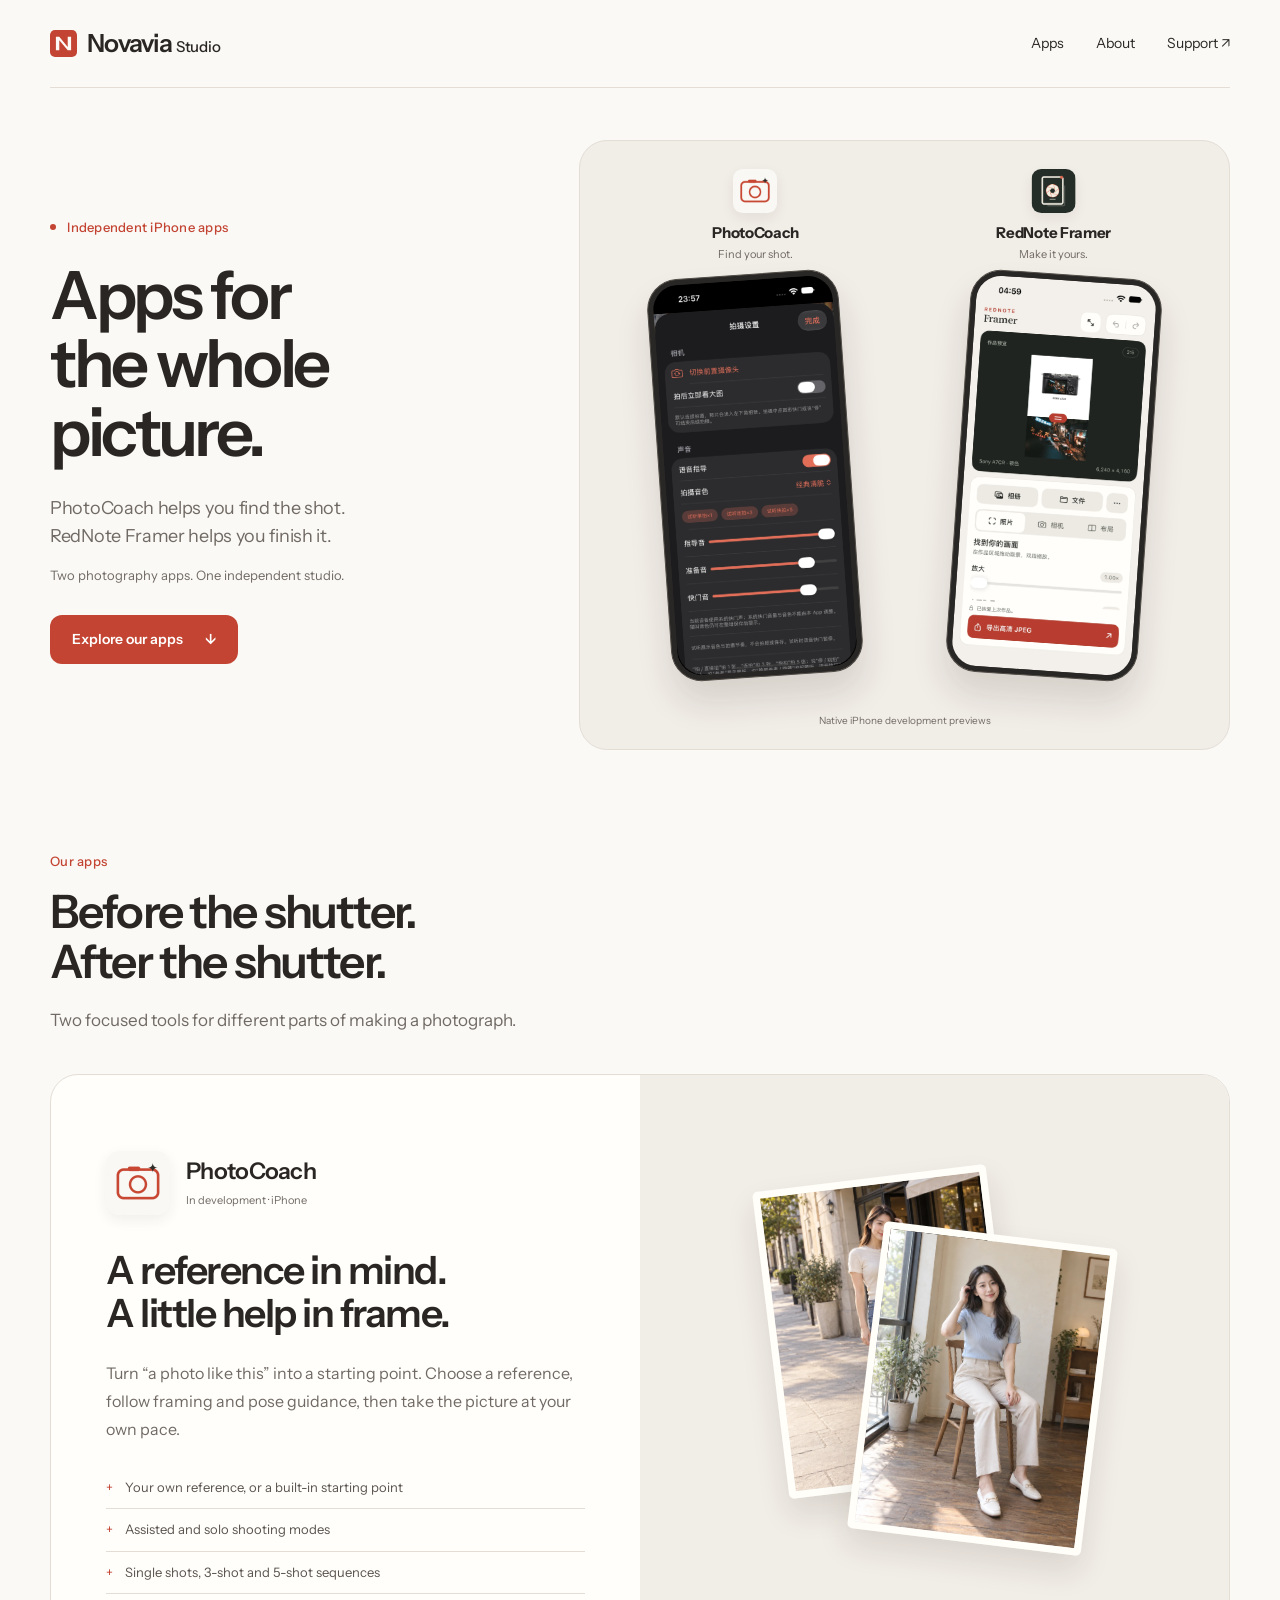
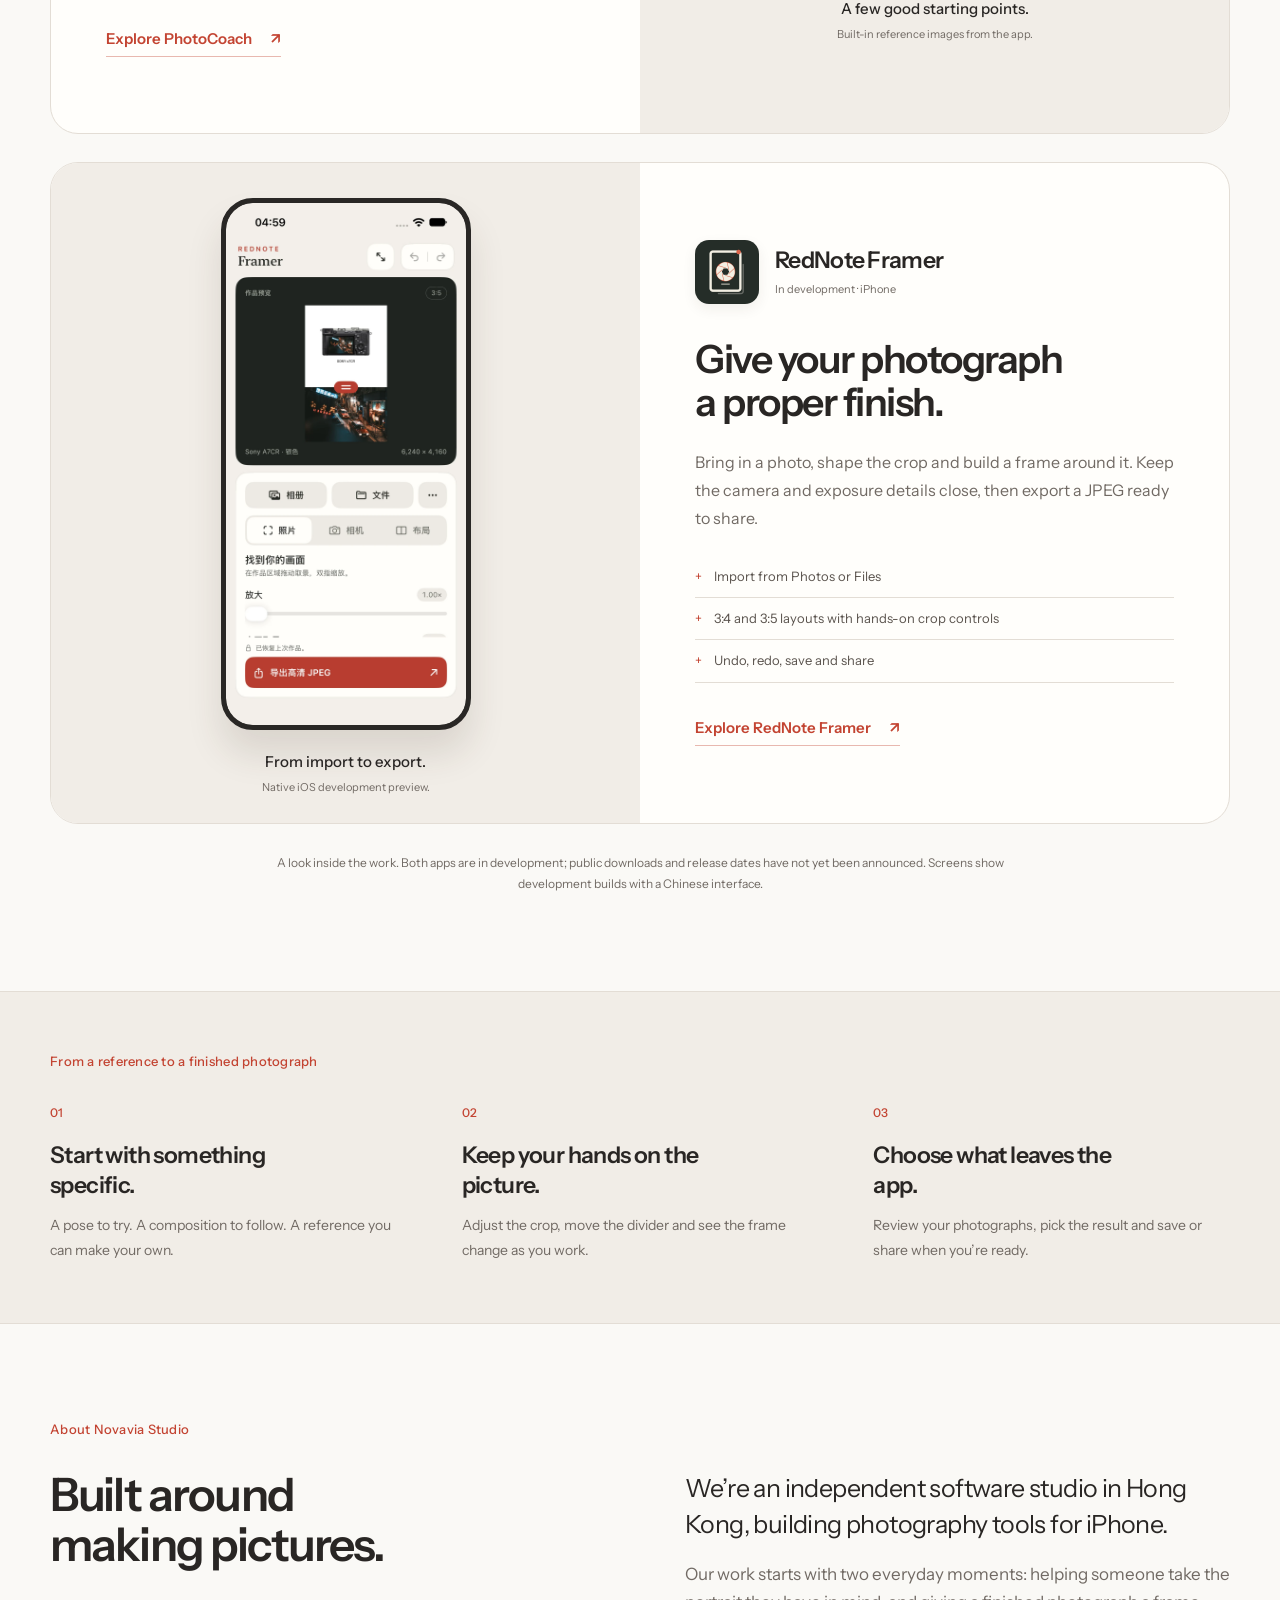
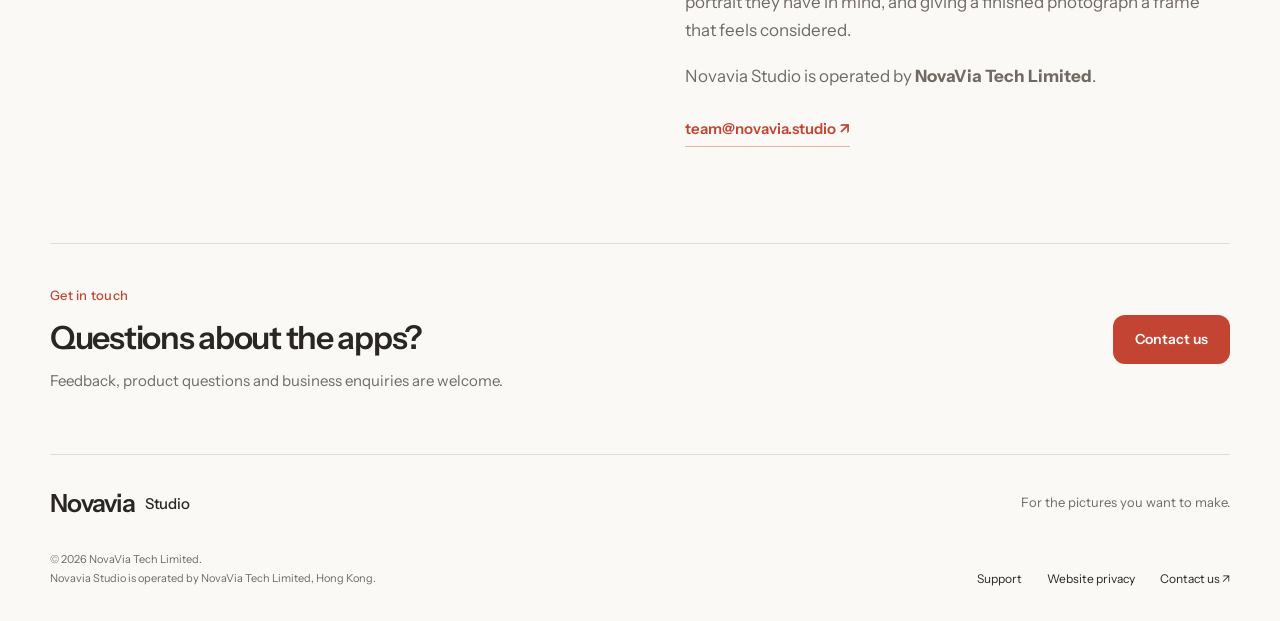
<file: index.html>
<!doctype html>
<html lang="en"><head><meta charset="utf-8"><meta name="viewport" content="width=device-width, initial-scale=1">
<title>Novavia Studio — Photography apps for iPhone</title><meta name="description" content="Meet PhotoCoach and RedNote Framer: photography apps in development from NovaVia Tech Limited. Explore real interfaces, reference-led portraits and photo framing.">
<meta name="theme-color" content="#faf9f6"><link rel="canonical" href="https://novavia.studio/">
<meta property="og:type" content="website"><meta property="og:title" content="Novavia Studio — Photography apps for iPhone">
<meta property="og:description" content="Meet PhotoCoach and RedNote Framer: photography apps in development from NovaVia Tech Limited. Explore real interfaces, reference-led portraits and photo framing."><meta property="og:url" content="https://novavia.studio/">
<meta property="og:image" content="https://novavia.studio/assets/framer-icon.png"><meta property="og:site_name" content="Novavia Studio">
<link rel="icon" href="/assets/mark.svg" type="image/svg+xml"><link rel="stylesheet" href="/assets/site.css?v=2d31ace52ca9">
<link rel="preload" href="/assets/fonts/InstrumentSans.ttf" as="font" type="font/ttf" crossorigin>
<script src="/assets/site.js" defer></script></head><body>
<a class="skip-link" href="#main">Skip to content</a>
<header class="header wrap"><a class="brand" href="/" aria-label="Novavia Studio home"><img src="/assets/mark.svg" alt="" width="27" height="27"><span>Novavia <span class="brand-small">Studio</span></span></a><nav aria-label="Main navigation"><a href="/#apps">Apps</a><a href="/#studio">About</a><a href="/support/">Support <span aria-hidden="true">↗</span></a></nav></header>
<main id="main">
<section class="hero wrap">
<div class="hero-content"><p class="eyebrow"><span class="live-dot"></span> Independent iPhone apps</p>
<h1>Apps for<br><span>the whole<br>picture.</span></h1>
<p class="hero-deck">PhotoCoach helps you find the shot.<br> RedNote Framer helps you finish it.</p>
<p class="hero-studio">Two photography apps. One independent studio.</p>
<a class="button dark" href="#apps">Explore our apps <span aria-hidden="true">↓</span></a></div>
<div class="hero-stage" aria-label="Development previews of our photography apps">
<div class="stage-label label-coach"><img class="app-icon" src="/assets/photocoach-icon-v25.webp" alt="" width="1024" height="1024" loading="eager" decoding="async"><div><strong>PhotoCoach</strong><span>Find your shot.</span></div></div>
<div class="hero-phone phone-coach"><img class="" src="/assets/photocoach-settings-v25.webp" alt="PhotoCoach shooting settings with voice guidance, sound level and photo export controls" width="1012" height="2200" loading="eager" decoding="async"></div>
<div class="hero-phone phone-framer"><img class="" src="/assets/framer-editor.webp" alt="RedNote Framer native editor showing a framed Hong Kong night photograph, crop controls and JPEG export" width="1012" height="2200" loading="eager" decoding="async"></div>
<div class="stage-label label-framer"><img class="app-icon" src="/assets/framer-icon.webp" alt="" width="1024" height="1024" loading="eager" decoding="async"><div><strong>RedNote Framer</strong><span>Make it yours.</span></div></div>
<span class="stage-caption">Native iPhone development previews</span>
</div>
</section>
<section class="apps wrap section" id="apps">
<div class="section-heading"><p class="eyebrow">Our apps</p><h2>Before the shutter.<br>After the shutter.</h2><p>Two focused tools for different parts of making a photograph.</p></div>
<article class="app-panel coach-panel">
<div class="app-copy"><div class="app-title"><img class="app-icon" src="/assets/photocoach-icon-v25.webp" alt="" width="1024" height="1024" loading="eager" decoding="async"><div><h3>PhotoCoach</h3><span class="status">In development · iPhone</span></div></div><h2>A reference in mind.<br>A little help in frame.</h2><p>Turn “a photo like this” into a starting point. Choose a reference, follow framing and pose guidance, then take the picture at your own pace.</p><ul class="short-features"><li>Your own reference, or a built-in starting point</li><li>Assisted and solo shooting modes</li><li>Single shots, 3-shot and 5-shot sequences</li></ul><a class="text-link" href="/work/photocoach/">Explore PhotoCoach <span aria-hidden="true">↗</span></a></div>
<div class="coach-visual"><div class="reference-stack"><img class="reference-back" src="/assets/reference-street.webp" alt="Street standing pose from PhotoCoach’s built-in starter references" width="1086" height="1448" loading="lazy" decoding="async"><img class="reference-front" src="/assets/reference-window.webp" alt="Window seated pose from PhotoCoach’s built-in starter references" width="1086" height="1448" loading="lazy" decoding="async"></div><p class="visual-caption">A few good starting points.<br><span>Built-in reference images from the app.</span></p></div>
</article>
<article class="app-panel framer-panel">
<div class="framer-visual"><div class="device"><img class="" src="/assets/framer-editor.webp" alt="Actual RedNote Framer editor with a 3:5 composition and photo adjustment controls" width="1012" height="2200" loading="lazy" decoding="async"></div><p class="visual-caption">From import to export.<br><span>Native iOS development preview.</span></p></div>
<div class="app-copy"><div class="app-title"><img class="app-icon" src="/assets/framer-icon.webp" alt="" width="1024" height="1024" loading="eager" decoding="async"><div><h3>RedNote Framer</h3><span class="status">In development · iPhone</span></div></div><h2>Give your photograph<br>a proper finish.</h2><p>Bring in a photo, shape the crop and build a frame around it. Keep the camera and exposure details close, then export a JPEG ready to share.</p><ul class="short-features"><li>Import from Photos or Files</li><li>3:4 and 3:5 layouts with hands-on crop controls</li><li>Undo, redo, save and share</li></ul><a class="text-link" href="/work/rednote-framer/">Explore RedNote Framer <span aria-hidden="true">↗</span></a></div>
</article>
<p class="release-notice">A look inside the work. Both apps are in development; public downloads and release dates have not yet been announced. Screens show development builds with a Chinese interface.</p>
</section>
<section class="detail-band"><div class="wrap"><p class="eyebrow">From a reference to a finished photograph</p><div class="detail-trio"><div><span class="detail-number">01</span><h3>Start with something specific.</h3><p>A pose to try. A composition to follow. A reference you can make your own.</p></div><div><span class="detail-number">02</span><h3>Keep your hands on the picture.</h3><p>Adjust the crop, move the divider and see the frame change as you work.</p></div><div><span class="detail-number">03</span><h3>Choose what leaves the app.</h3><p>Review your photographs, pick the result and save or share when you’re ready.</p></div></div></div></section>
<section class="studio wrap section" id="studio"><p class="eyebrow">About Novavia Studio</p><div class="studio-grid"><h2>Built around<br>making pictures.</h2><div><p class="large-copy">We’re an independent software studio in Hong Kong, building photography tools for iPhone.</p><p>Our work starts with two everyday moments: helping someone take the portrait they have in mind, and giving a finished photograph a frame that feels considered.</p><p>Novavia Studio is operated by <strong>NovaVia Tech Limited</strong>.</p><a class="text-link" href="mailto:team@novavia.studio">team@novavia.studio ↗</a></div></div></section>
<section class="contact wrap" id="contact"><div><p class="eyebrow">Get in touch</p><h2>Questions about the apps?</h2><p>Feedback, product questions and business enquiries are welcome.</p></div><a class="button dark" href="/support/">Contact us</a></section>
</main>
<footer class="footer wrap"><div class="footer-top"><a class="brand" href="/">Novavia <span class="brand-small">Studio</span></a><p>For the pictures you want to make.</p></div><div class="footer-bottom"><p>© 2026 NovaVia Tech Limited.<br>Novavia Studio is operated by NovaVia Tech Limited, Hong Kong.</p><nav aria-label="Footer navigation"><a href="/support/">Support</a><a href="/privacy/">Website privacy</a><a href="mailto:team@novavia.studio">Contact us ↗</a></nav></div></footer></body></html>
</file>
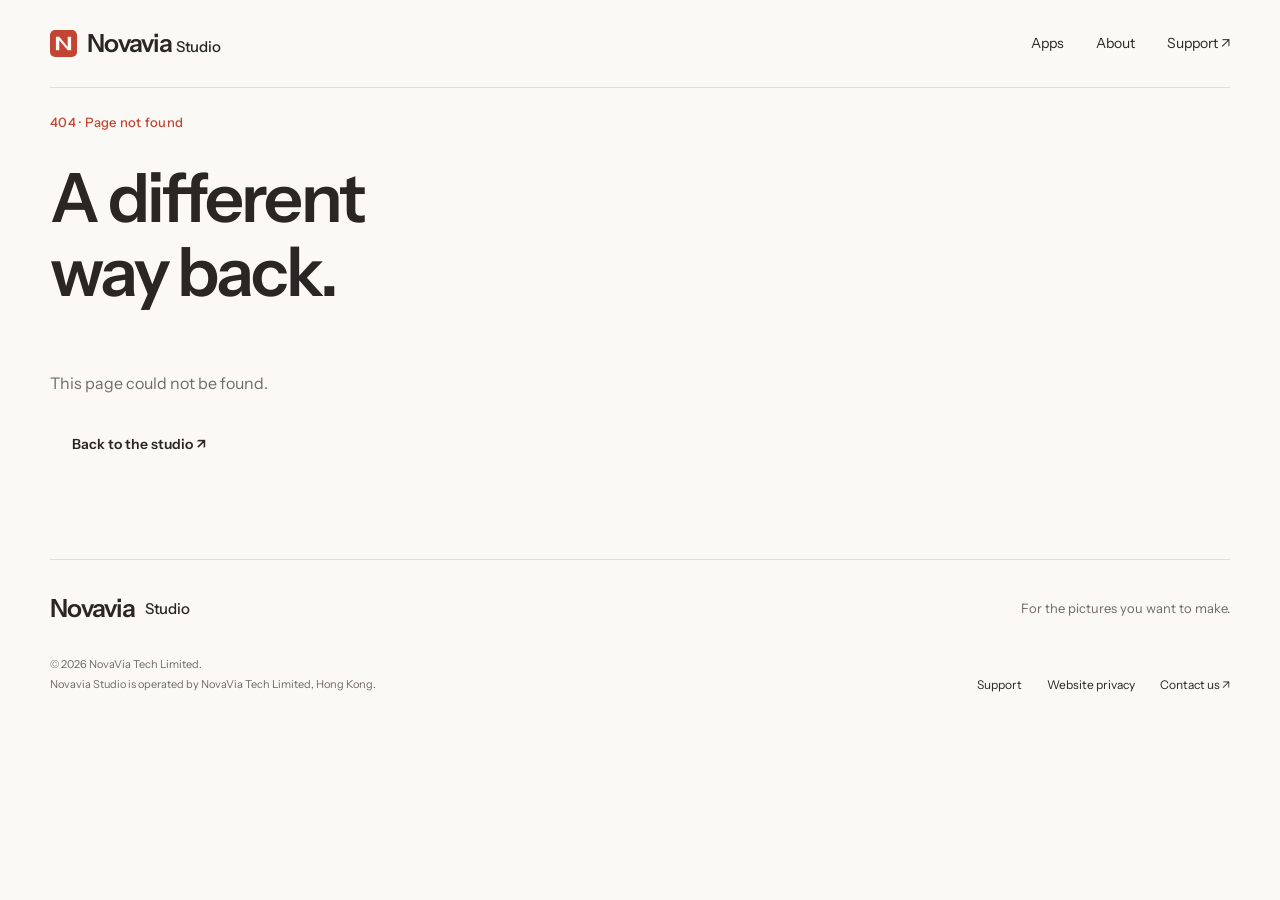
<file: 404/index.html>
<!doctype html>
<html lang="en"><head><meta charset="utf-8"><meta name="viewport" content="width=device-width, initial-scale=1">
<title>Page not found — Novavia Studio</title><meta name="description" content="Find your way back to Novavia Studio.">
<meta name="theme-color" content="#faf9f6"><link rel="canonical" href="https://novavia.studio/404/">
<meta property="og:type" content="website"><meta property="og:title" content="Page not found — Novavia Studio">
<meta property="og:description" content="Find your way back to Novavia Studio."><meta property="og:url" content="https://novavia.studio/404/">
<meta property="og:image" content="https://novavia.studio/assets/framer-icon.png"><meta property="og:site_name" content="Novavia Studio">
<link rel="icon" href="/assets/mark.svg" type="image/svg+xml"><link rel="stylesheet" href="/assets/site.css?v=2d31ace52ca9">
<link rel="preload" href="/assets/fonts/InstrumentSans.ttf" as="font" type="font/ttf" crossorigin>
<script src="/assets/site.js" defer></script></head><body>
<a class="skip-link" href="#main">Skip to content</a>
<header class="header wrap"><a class="brand" href="/" aria-label="Novavia Studio home"><img src="/assets/mark.svg" alt="" width="27" height="27"><span>Novavia <span class="brand-small">Studio</span></span></a><nav aria-label="Main navigation"><a href="/#apps">Apps</a><a href="/#studio">About</a><a href="/support/">Support <span aria-hidden="true">↗</span></a></nav></header>
<main id="main"><section class="document wrap"><span class="eyebrow">404 · Page not found</span><h1>A different<br><em>way back.</em></h1><p>This page could not be found.</p><a class="button" href="/">Back to the studio ↗</a></section></main>
<footer class="footer wrap"><div class="footer-top"><a class="brand" href="/">Novavia <span class="brand-small">Studio</span></a><p>For the pictures you want to make.</p></div><div class="footer-bottom"><p>© 2026 NovaVia Tech Limited.<br>Novavia Studio is operated by NovaVia Tech Limited, Hong Kong.</p><nav aria-label="Footer navigation"><a href="/support/">Support</a><a href="/privacy/">Website privacy</a><a href="mailto:team@novavia.studio">Contact us ↗</a></nav></div></footer></body></html>
</file>
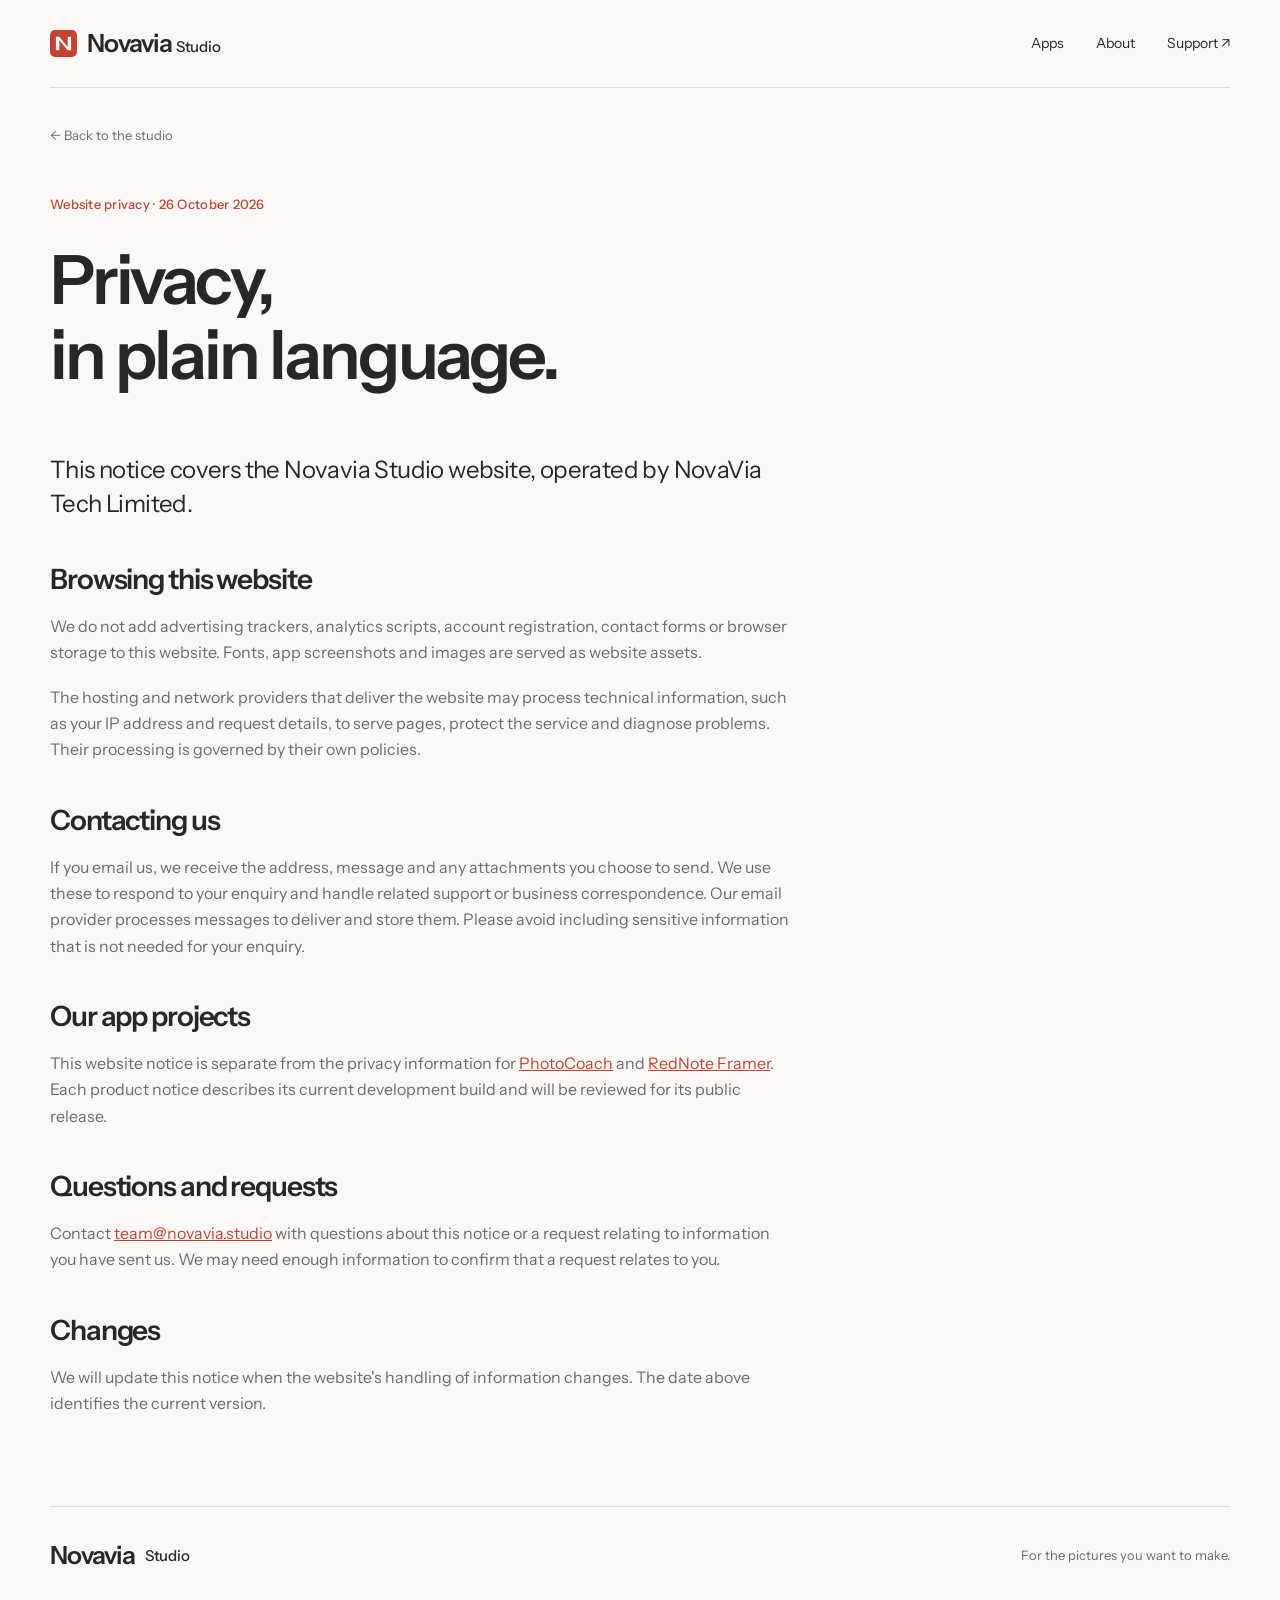
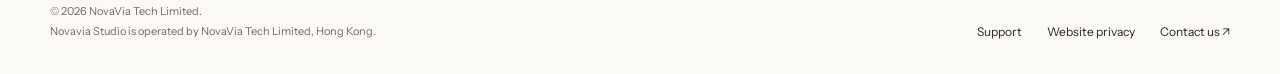
<file: privacy/index.html>
<!doctype html>
<html lang="en"><head><meta charset="utf-8"><meta name="viewport" content="width=device-width, initial-scale=1">
<title>Website privacy — Novavia Studio</title><meta name="description" content="How the Novavia Studio website handles information and contact enquiries.">
<meta name="theme-color" content="#faf9f6"><link rel="canonical" href="https://novavia.studio/privacy/">
<meta property="og:type" content="website"><meta property="og:title" content="Website privacy — Novavia Studio">
<meta property="og:description" content="How the Novavia Studio website handles information and contact enquiries."><meta property="og:url" content="https://novavia.studio/privacy/">
<meta property="og:image" content="https://novavia.studio/assets/framer-icon.png"><meta property="og:site_name" content="Novavia Studio">
<link rel="icon" href="/assets/mark.svg" type="image/svg+xml"><link rel="stylesheet" href="/assets/site.css?v=2d31ace52ca9">
<link rel="preload" href="/assets/fonts/InstrumentSans.ttf" as="font" type="font/ttf" crossorigin>
<script src="/assets/site.js" defer></script></head><body>
<a class="skip-link" href="#main">Skip to content</a>
<header class="header wrap"><a class="brand" href="/" aria-label="Novavia Studio home"><img src="/assets/mark.svg" alt="" width="27" height="27"><span>Novavia <span class="brand-small">Studio</span></span></a><nav aria-label="Main navigation"><a href="/#apps">Apps</a><a href="/#studio">About</a><a href="/support/">Support <span aria-hidden="true">↗</span></a></nav></header>
<main id="main">
<section class="document wrap"><a class="back-link" href="/">← Back to the studio</a><span class="eyebrow">Website privacy · 26 October 2026</span><h1>Privacy,<br><em>in plain language.</em></h1><div class="prose"><p class="large-copy">This notice covers the Novavia Studio website, operated by NovaVia Tech Limited.</p><h2>Browsing this website</h2><p>We do not add advertising trackers, analytics scripts, account registration, contact forms or browser storage to this website. Fonts, app screenshots and images are served as website assets.</p><p>The hosting and network providers that deliver the website may process technical information, such as your IP address and request details, to serve pages, protect the service and diagnose problems. Their processing is governed by their own policies.</p><h2>Contacting us</h2><p>If you email us, we receive the address, message and any attachments you choose to send. We use these to respond to your enquiry and handle related support or business correspondence. Our email provider processes messages to deliver and store them. Please avoid including sensitive information that is not needed for your enquiry.</p><h2>Our app projects</h2><p>This website notice is separate from the privacy information for <a href="/privacy/photocoach/">PhotoCoach</a> and <a href="/privacy/rednote-framer/">RedNote Framer</a>. Each product notice describes its current development build and will be reviewed for its public release.</p><h2>Questions and requests</h2><p>Contact <a href="mailto:team@novavia.studio">team@novavia.studio</a> with questions about this notice or a request relating to information you have sent us. We may need enough information to confirm that a request relates to you.</p><h2>Changes</h2><p>We will update this notice when the website's handling of information changes. The date above identifies the current version.</p></div></section></main>
<footer class="footer wrap"><div class="footer-top"><a class="brand" href="/">Novavia <span class="brand-small">Studio</span></a><p>For the pictures you want to make.</p></div><div class="footer-bottom"><p>© 2026 NovaVia Tech Limited.<br>Novavia Studio is operated by NovaVia Tech Limited, Hong Kong.</p><nav aria-label="Footer navigation"><a href="/support/">Support</a><a href="/privacy/">Website privacy</a><a href="mailto:team@novavia.studio">Contact us ↗</a></nav></div></footer></body></html>
</file>
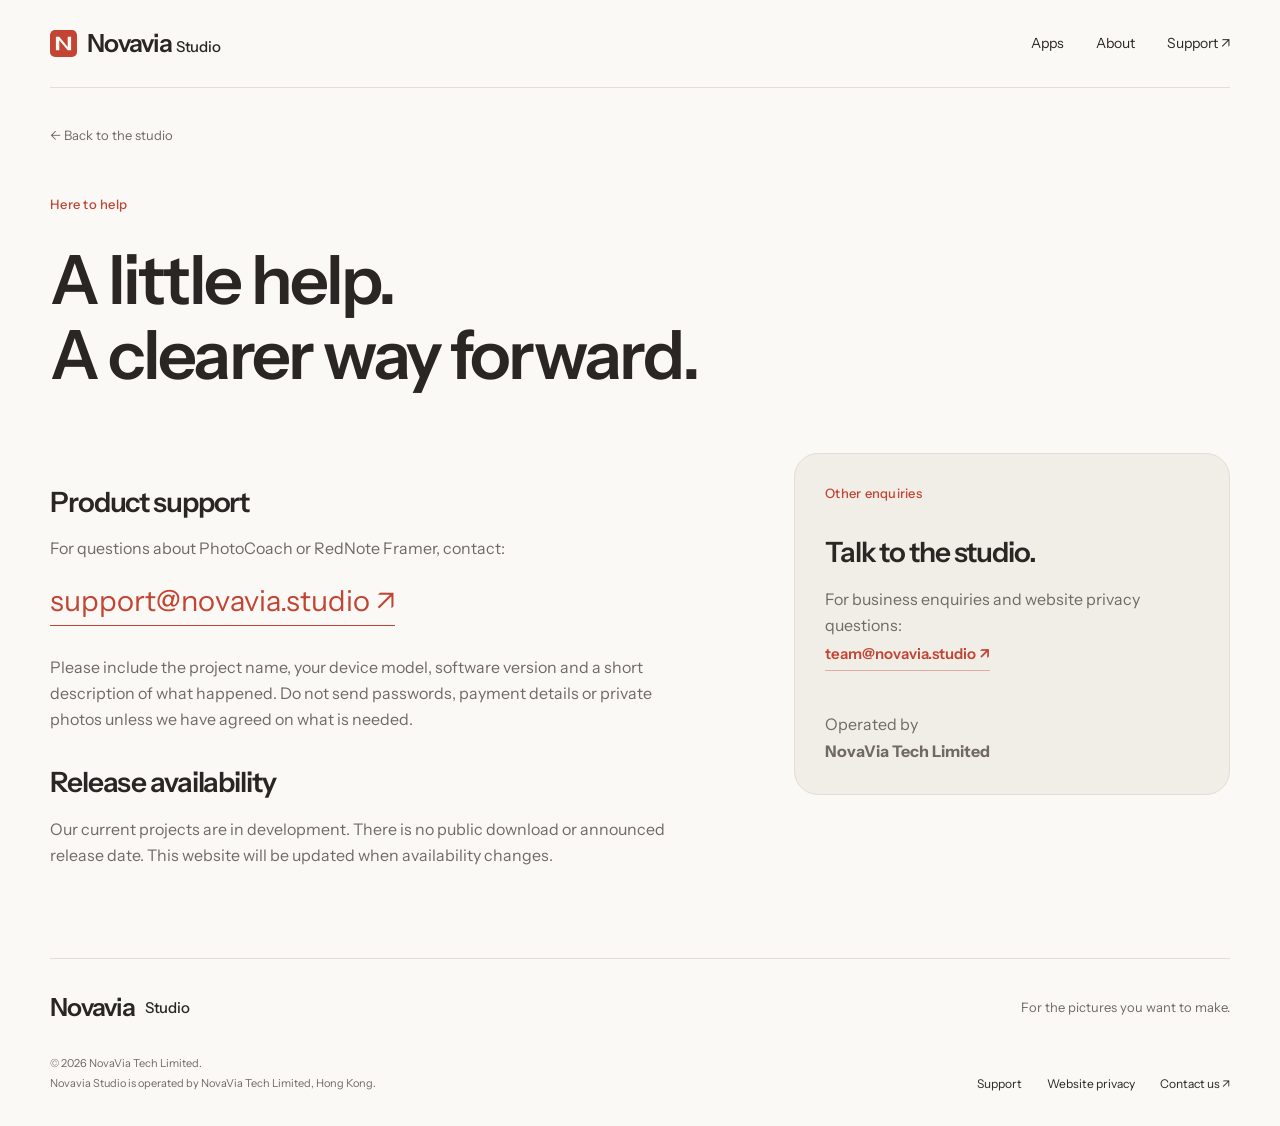
<file: support/index.html>
<!doctype html>
<html lang="en"><head><meta charset="utf-8"><meta name="viewport" content="width=device-width, initial-scale=1">
<title>Support — Novavia Studio</title><meta name="description" content="Contact Novavia Studio for help with our software projects.">
<meta name="theme-color" content="#faf9f6"><link rel="canonical" href="https://novavia.studio/support/">
<meta property="og:type" content="website"><meta property="og:title" content="Support — Novavia Studio">
<meta property="og:description" content="Contact Novavia Studio for help with our software projects."><meta property="og:url" content="https://novavia.studio/support/">
<meta property="og:image" content="https://novavia.studio/assets/framer-icon.png"><meta property="og:site_name" content="Novavia Studio">
<link rel="icon" href="/assets/mark.svg" type="image/svg+xml"><link rel="stylesheet" href="/assets/site.css?v=2d31ace52ca9">
<link rel="preload" href="/assets/fonts/InstrumentSans.ttf" as="font" type="font/ttf" crossorigin>
<script src="/assets/site.js" defer></script></head><body>
<a class="skip-link" href="#main">Skip to content</a>
<header class="header wrap"><a class="brand" href="/" aria-label="Novavia Studio home"><img src="/assets/mark.svg" alt="" width="27" height="27"><span>Novavia <span class="brand-small">Studio</span></span></a><nav aria-label="Main navigation"><a href="/#apps">Apps</a><a href="/#studio">About</a><a href="/support/">Support <span aria-hidden="true">↗</span></a></nav></header>
<main id="main">
<section class="document wrap"><a class="back-link" href="/">← Back to the studio</a><span class="eyebrow">Here to help</span><h1>A little help.<br><em>A clearer way forward.</em></h1><div class="document-grid"><div><h2>Product support</h2><p>For questions about PhotoCoach or RedNote Framer, contact:</p><a class="contact-email" href="mailto:support@novavia.studio">support@novavia.studio ↗</a><p>Please include the project name, your device model, software version and a short description of what happened. Do not send passwords, payment details or private photos unless we have agreed on what is needed.</p><h2>Release availability</h2><p>Our current projects are in development. There is no public download or announced release date. This website will be updated when availability changes.</p></div><aside class="contact-aside"><span class="eyebrow">Other enquiries</span><h2>Talk to the studio.</h2><p>For business enquiries and website privacy questions:</p><a class="text-link" href="mailto:team@novavia.studio">team@novavia.studio ↗</a><p class="legal-name">Operated by<br><strong>NovaVia Tech Limited</strong></p></aside></div></section></main>
<footer class="footer wrap"><div class="footer-top"><a class="brand" href="/">Novavia <span class="brand-small">Studio</span></a><p>For the pictures you want to make.</p></div><div class="footer-bottom"><p>© 2026 NovaVia Tech Limited.<br>Novavia Studio is operated by NovaVia Tech Limited, Hong Kong.</p><nav aria-label="Footer navigation"><a href="/support/">Support</a><a href="/privacy/">Website privacy</a><a href="mailto:team@novavia.studio">Contact us ↗</a></nav></div></footer></body></html>
</file>
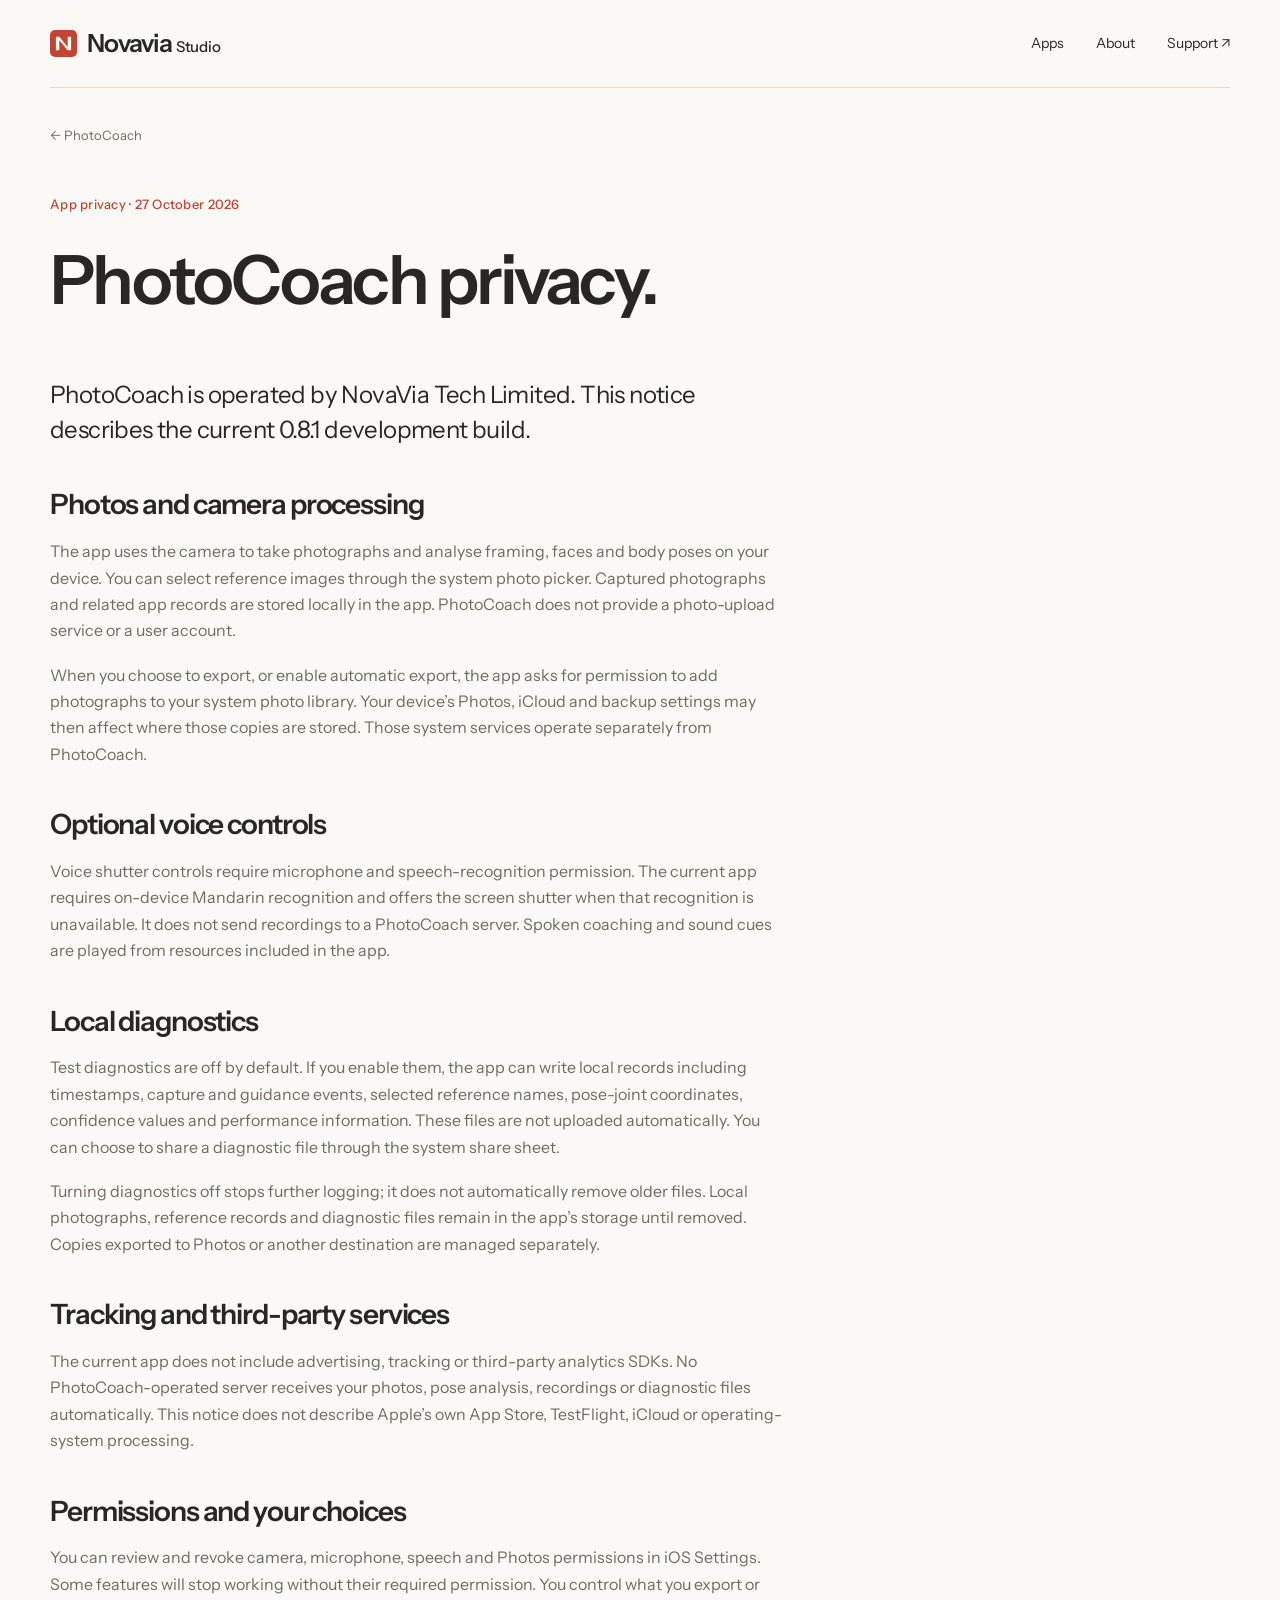
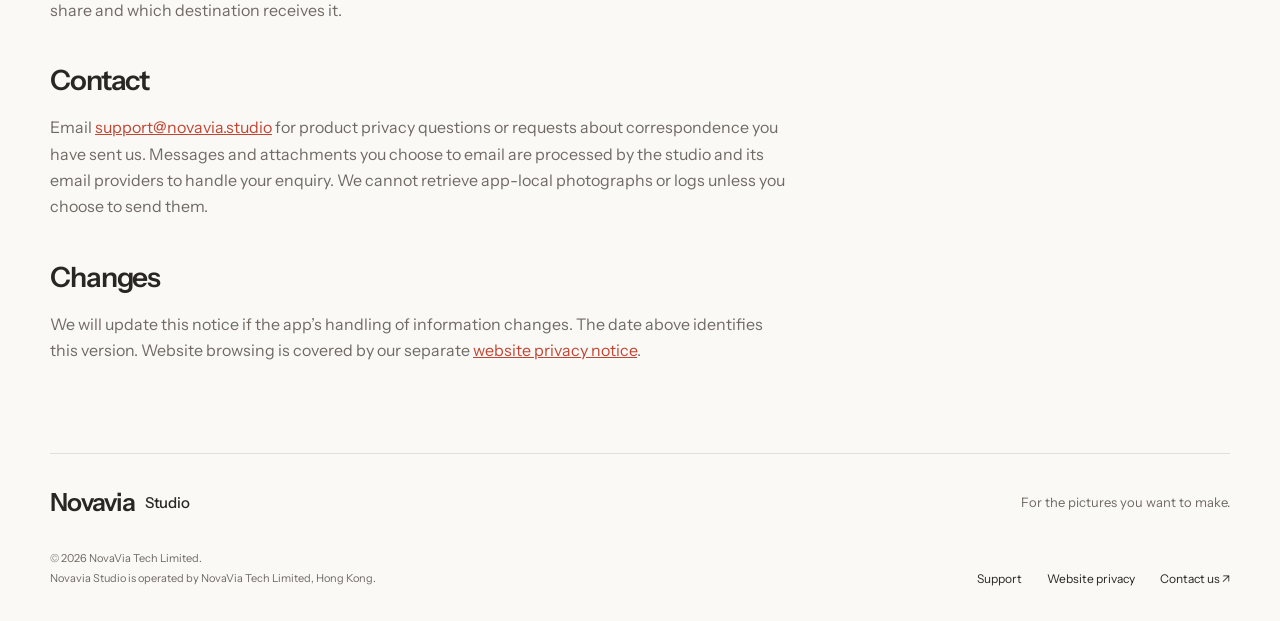
<file: privacy/photocoach/index.html>
<!doctype html>
<html lang="en"><head><meta charset="utf-8"><meta name="viewport" content="width=device-width, initial-scale=1">
<title>PhotoCoach privacy — Novavia Studio</title><meta name="description" content="Privacy information for PhotoCoach, operated by NovaVia Tech Limited.">
<meta name="theme-color" content="#faf9f6"><link rel="canonical" href="https://novavia.studio/privacy/photocoach/">
<meta property="og:type" content="website"><meta property="og:title" content="PhotoCoach privacy — Novavia Studio">
<meta property="og:description" content="Privacy information for PhotoCoach, operated by NovaVia Tech Limited."><meta property="og:url" content="https://novavia.studio/privacy/photocoach/">
<meta property="og:image" content="https://novavia.studio/assets/framer-icon.png"><meta property="og:site_name" content="Novavia Studio">
<link rel="icon" href="/assets/mark.svg" type="image/svg+xml"><link rel="stylesheet" href="/assets/site.css?v=2d31ace52ca9">
<link rel="preload" href="/assets/fonts/InstrumentSans.ttf" as="font" type="font/ttf" crossorigin>
<script src="/assets/site.js" defer></script></head><body>
<a class="skip-link" href="#main">Skip to content</a>
<header class="header wrap"><a class="brand" href="/" aria-label="Novavia Studio home"><img src="/assets/mark.svg" alt="" width="27" height="27"><span>Novavia <span class="brand-small">Studio</span></span></a><nav aria-label="Main navigation"><a href="/#apps">Apps</a><a href="/#studio">About</a><a href="/support/">Support <span aria-hidden="true">↗</span></a></nav></header>
<main id="main"><section class="document wrap"><a class="back-link" href="/work/photocoach/">← PhotoCoach</a><span class="eyebrow">App privacy · 27 October 2026</span><h1>PhotoCoach privacy.</h1><div class="prose"><p class="large-copy">PhotoCoach is operated by NovaVia Tech Limited. This notice describes the current 0.8.1 development build.</p><h2>Photos and camera processing</h2><p>The app uses the camera to take photographs and analyse framing, faces and body poses on your device. You can select reference images through the system photo picker. Captured photographs and related app records are stored locally in the app. PhotoCoach does not provide a photo-upload service or a user account.</p><p>When you choose to export, or enable automatic export, the app asks for permission to add photographs to your system photo library. Your device’s Photos, iCloud and backup settings may then affect where those copies are stored. Those system services operate separately from PhotoCoach.</p><h2>Optional voice controls</h2><p>Voice shutter controls require microphone and speech-recognition permission. The current app requires on-device Mandarin recognition and offers the screen shutter when that recognition is unavailable. It does not send recordings to a PhotoCoach server. Spoken coaching and sound cues are played from resources included in the app.</p><h2>Local diagnostics</h2><p>Test diagnostics are off by default. If you enable them, the app can write local records including timestamps, capture and guidance events, selected reference names, pose-joint coordinates, confidence values and performance information. These files are not uploaded automatically. You can choose to share a diagnostic file through the system share sheet.</p><p>Turning diagnostics off stops further logging; it does not automatically remove older files. Local photographs, reference records and diagnostic files remain in the app’s storage until removed. Copies exported to Photos or another destination are managed separately.</p><h2>Tracking and third-party services</h2><p>The current app does not include advertising, tracking or third-party analytics SDKs. No PhotoCoach-operated server receives your photos, pose analysis, recordings or diagnostic files automatically. This notice does not describe Apple’s own App Store, TestFlight, iCloud or operating-system processing.</p><h2>Permissions and your choices</h2><p>You can review and revoke camera, microphone, speech and Photos permissions in iOS Settings. Some features will stop working without their required permission. You control what you export or share and which destination receives it.</p><h2>Contact</h2><p>Email <a href="mailto:support@novavia.studio">support@novavia.studio</a> for product privacy questions or requests about correspondence you have sent us. Messages and attachments you choose to email are processed by the studio and its email providers to handle your enquiry. We cannot retrieve app-local photographs or logs unless you choose to send them.</p><h2>Changes</h2><p>We will update this notice if the app’s handling of information changes. The date above identifies this version. Website browsing is covered by our separate <a href="/privacy/">website privacy notice</a>.</p></div></section></main>
<footer class="footer wrap"><div class="footer-top"><a class="brand" href="/">Novavia <span class="brand-small">Studio</span></a><p>For the pictures you want to make.</p></div><div class="footer-bottom"><p>© 2026 NovaVia Tech Limited.<br>Novavia Studio is operated by NovaVia Tech Limited, Hong Kong.</p><nav aria-label="Footer navigation"><a href="/support/">Support</a><a href="/privacy/">Website privacy</a><a href="mailto:team@novavia.studio">Contact us ↗</a></nav></div></footer></body></html>
</file>
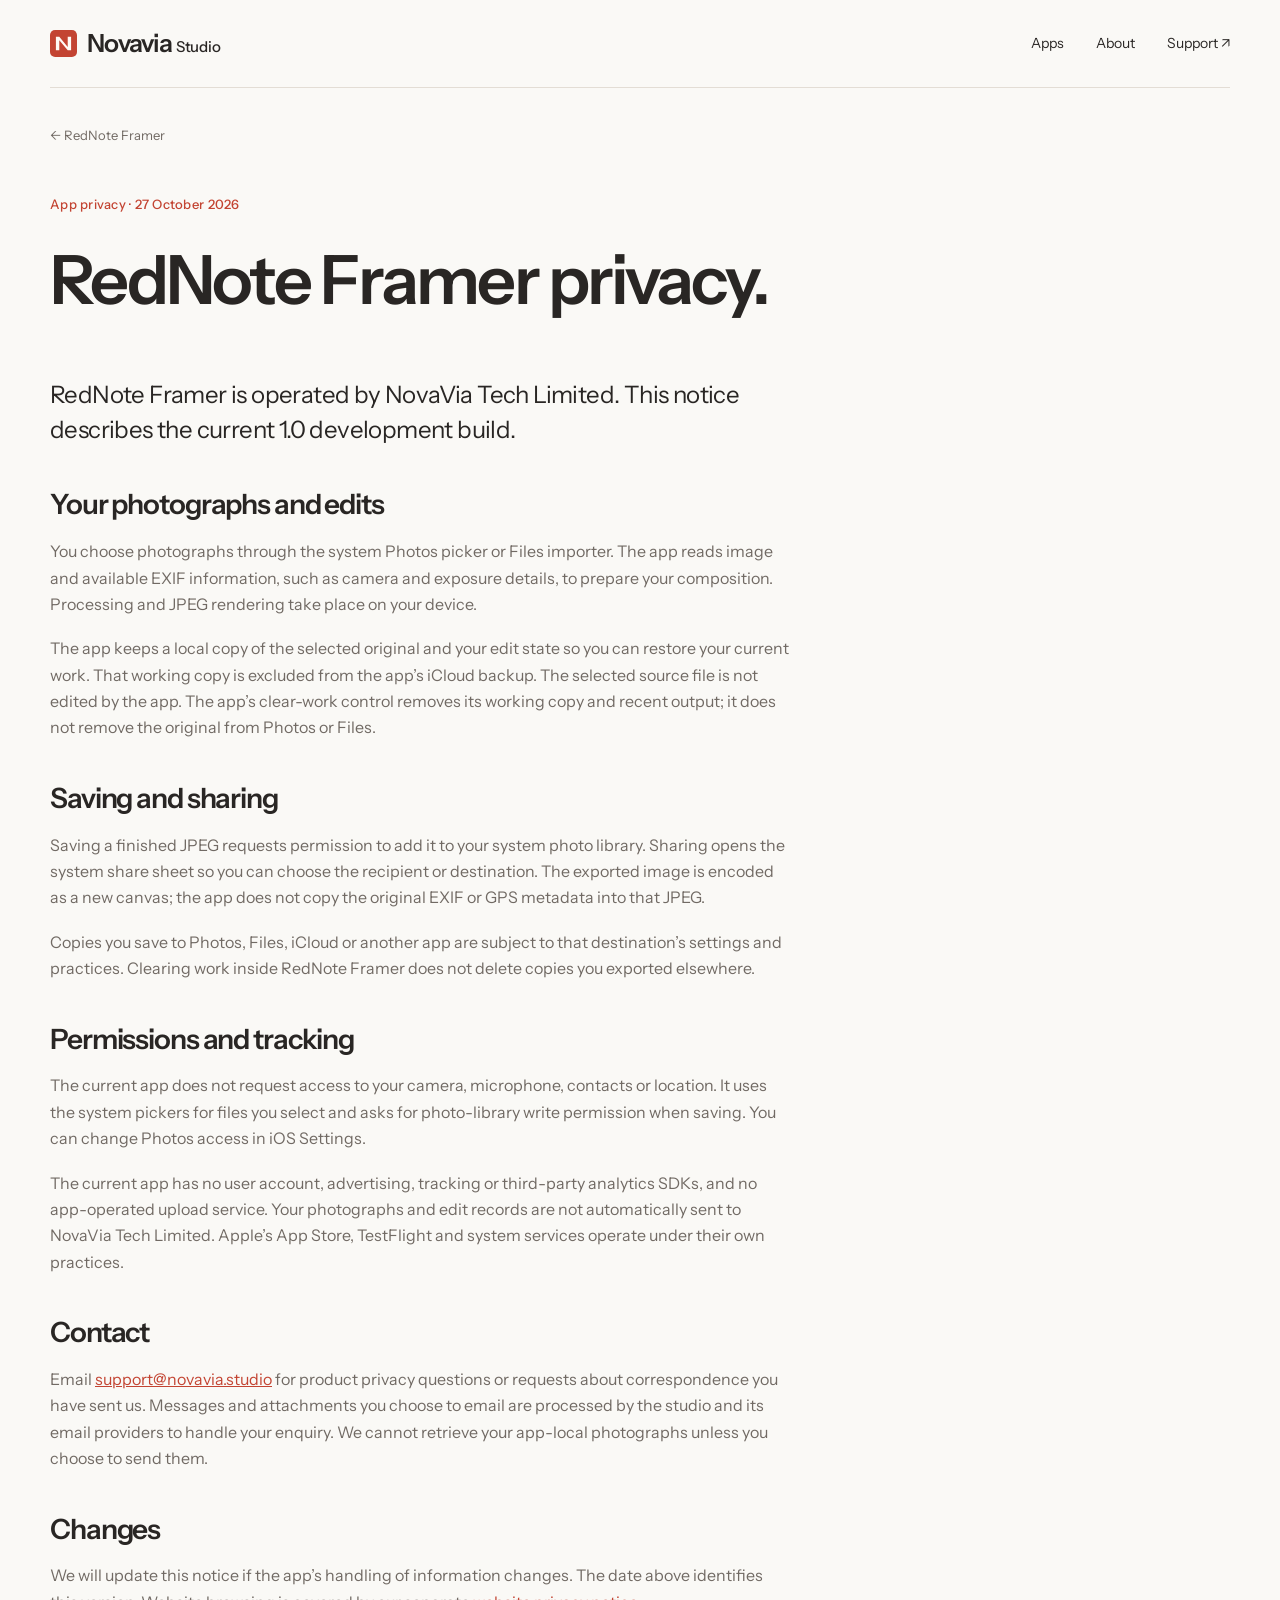
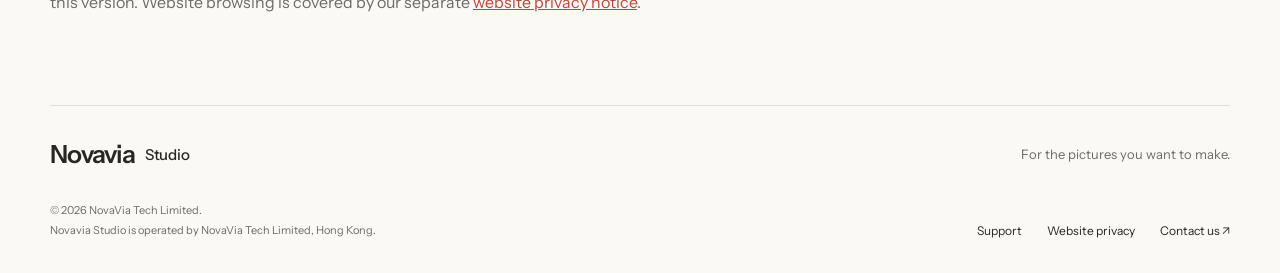
<file: privacy/rednote-framer/index.html>
<!doctype html>
<html lang="en"><head><meta charset="utf-8"><meta name="viewport" content="width=device-width, initial-scale=1">
<title>RedNote Framer privacy — Novavia Studio</title><meta name="description" content="Privacy information for RedNote Framer, operated by NovaVia Tech Limited.">
<meta name="theme-color" content="#faf9f6"><link rel="canonical" href="https://novavia.studio/privacy/rednote-framer/">
<meta property="og:type" content="website"><meta property="og:title" content="RedNote Framer privacy — Novavia Studio">
<meta property="og:description" content="Privacy information for RedNote Framer, operated by NovaVia Tech Limited."><meta property="og:url" content="https://novavia.studio/privacy/rednote-framer/">
<meta property="og:image" content="https://novavia.studio/assets/framer-icon.png"><meta property="og:site_name" content="Novavia Studio">
<link rel="icon" href="/assets/mark.svg" type="image/svg+xml"><link rel="stylesheet" href="/assets/site.css?v=2d31ace52ca9">
<link rel="preload" href="/assets/fonts/InstrumentSans.ttf" as="font" type="font/ttf" crossorigin>
<script src="/assets/site.js" defer></script></head><body>
<a class="skip-link" href="#main">Skip to content</a>
<header class="header wrap"><a class="brand" href="/" aria-label="Novavia Studio home"><img src="/assets/mark.svg" alt="" width="27" height="27"><span>Novavia <span class="brand-small">Studio</span></span></a><nav aria-label="Main navigation"><a href="/#apps">Apps</a><a href="/#studio">About</a><a href="/support/">Support <span aria-hidden="true">↗</span></a></nav></header>
<main id="main"><section class="document wrap"><a class="back-link" href="/work/rednote-framer/">← RedNote Framer</a><span class="eyebrow">App privacy · 27 October 2026</span><h1>RedNote Framer privacy.</h1><div class="prose"><p class="large-copy">RedNote Framer is operated by NovaVia Tech Limited. This notice describes the current 1.0 development build.</p><h2>Your photographs and edits</h2><p>You choose photographs through the system Photos picker or Files importer. The app reads image and available EXIF information, such as camera and exposure details, to prepare your composition. Processing and JPEG rendering take place on your device.</p><p>The app keeps a local copy of the selected original and your edit state so you can restore your current work. That working copy is excluded from the app’s iCloud backup. The selected source file is not edited by the app. The app’s clear-work control removes its working copy and recent output; it does not remove the original from Photos or Files.</p><h2>Saving and sharing</h2><p>Saving a finished JPEG requests permission to add it to your system photo library. Sharing opens the system share sheet so you can choose the recipient or destination. The exported image is encoded as a new canvas; the app does not copy the original EXIF or GPS metadata into that JPEG.</p><p>Copies you save to Photos, Files, iCloud or another app are subject to that destination’s settings and practices. Clearing work inside RedNote Framer does not delete copies you exported elsewhere.</p><h2>Permissions and tracking</h2><p>The current app does not request access to your camera, microphone, contacts or location. It uses the system pickers for files you select and asks for photo-library write permission when saving. You can change Photos access in iOS Settings.</p><p>The current app has no user account, advertising, tracking or third-party analytics SDKs, and no app-operated upload service. Your photographs and edit records are not automatically sent to NovaVia Tech Limited. Apple’s App Store, TestFlight and system services operate under their own practices.</p><h2>Contact</h2><p>Email <a href="mailto:support@novavia.studio">support@novavia.studio</a> for product privacy questions or requests about correspondence you have sent us. Messages and attachments you choose to email are processed by the studio and its email providers to handle your enquiry. We cannot retrieve your app-local photographs unless you choose to send them.</p><h2>Changes</h2><p>We will update this notice if the app’s handling of information changes. The date above identifies this version. Website browsing is covered by our separate <a href="/privacy/">website privacy notice</a>.</p></div></section></main>
<footer class="footer wrap"><div class="footer-top"><a class="brand" href="/">Novavia <span class="brand-small">Studio</span></a><p>For the pictures you want to make.</p></div><div class="footer-bottom"><p>© 2026 NovaVia Tech Limited.<br>Novavia Studio is operated by NovaVia Tech Limited, Hong Kong.</p><nav aria-label="Footer navigation"><a href="/support/">Support</a><a href="/privacy/">Website privacy</a><a href="mailto:team@novavia.studio">Contact us ↗</a></nav></div></footer></body></html>
</file>
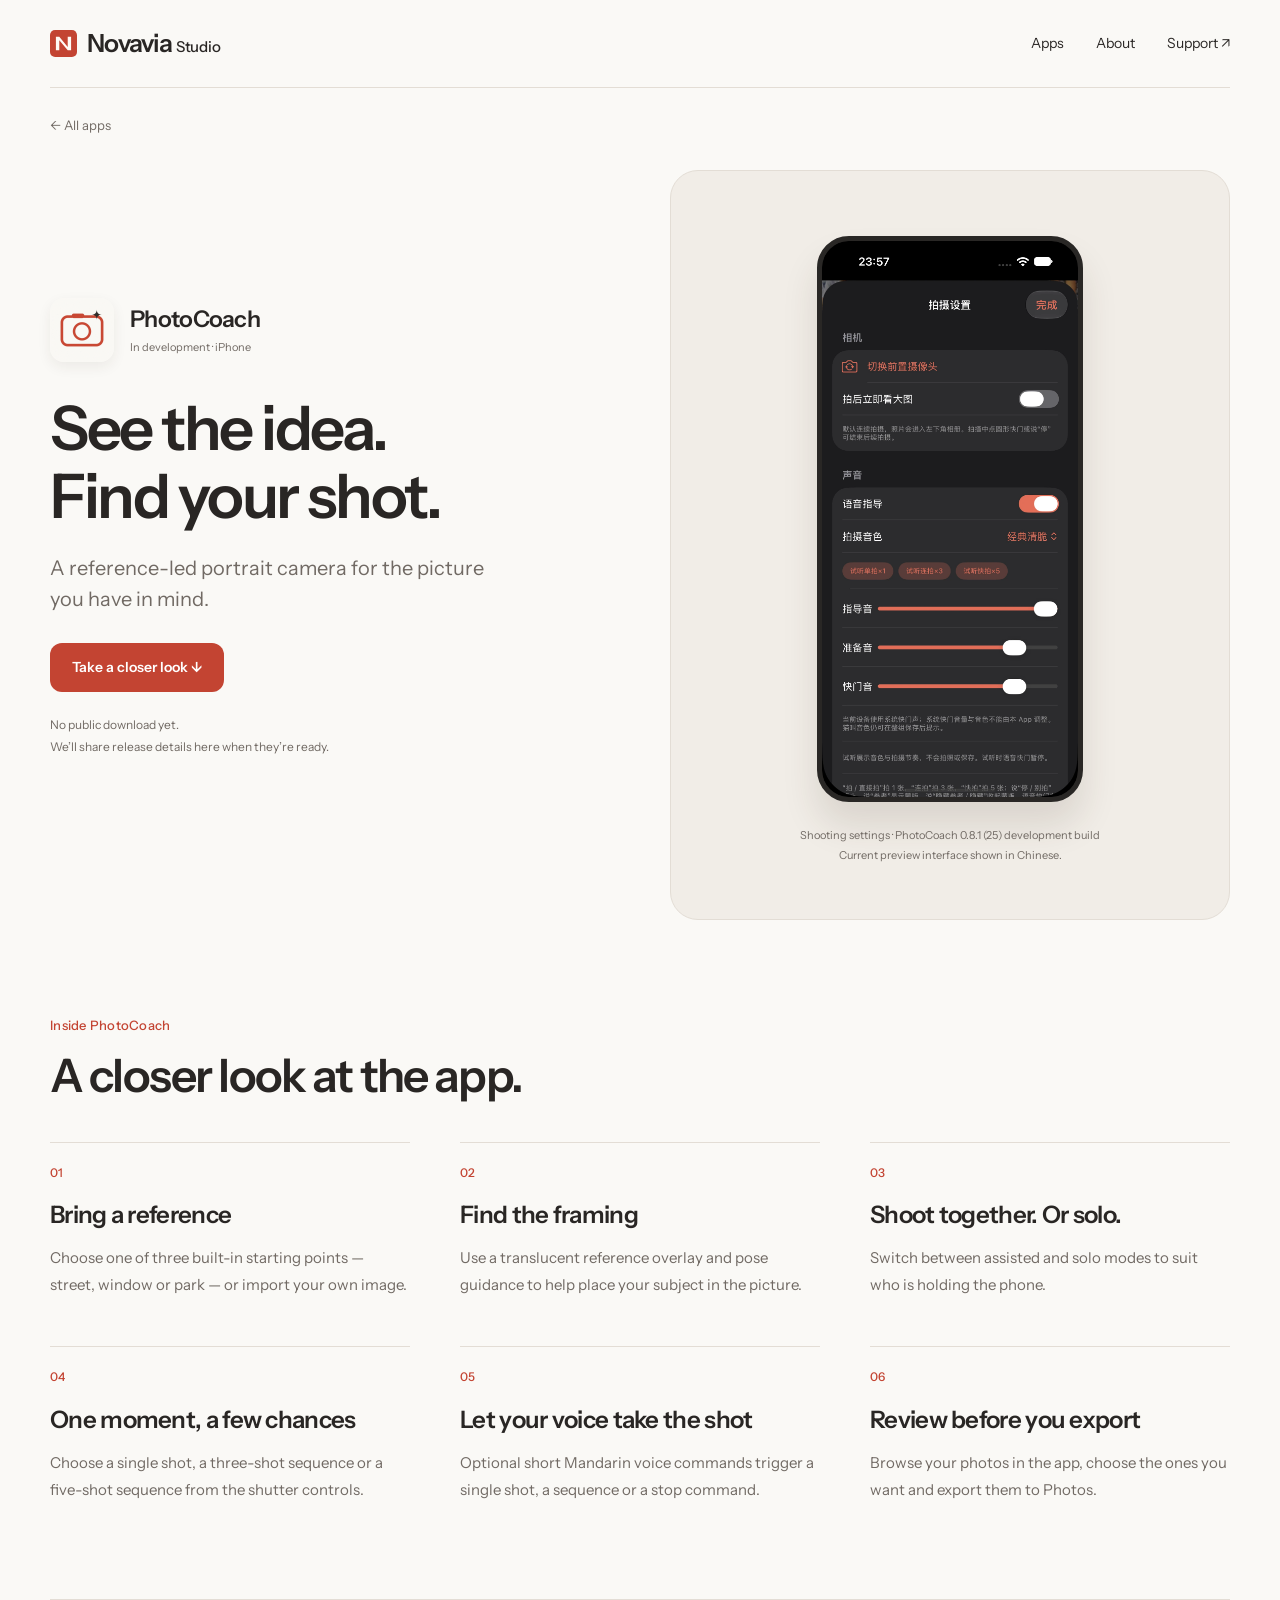
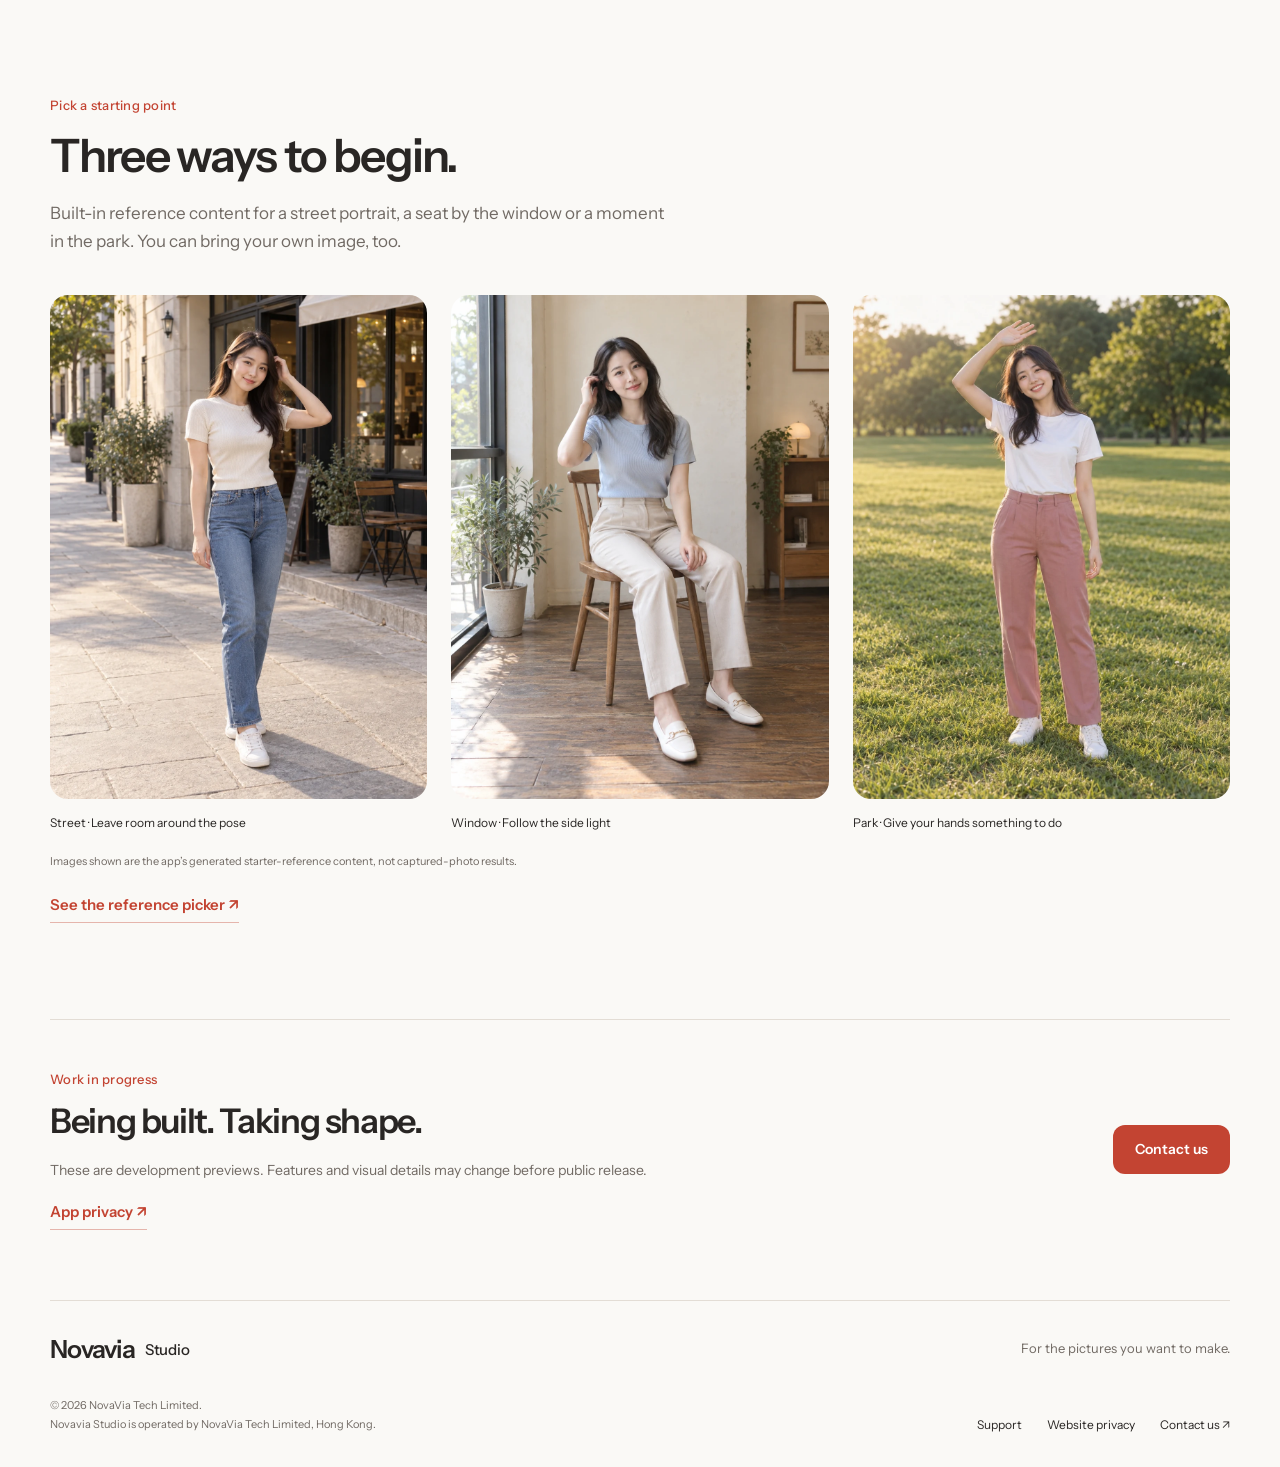
<file: work/photocoach/index.html>
<!doctype html>
<html lang="en"><head><meta charset="utf-8"><meta name="viewport" content="width=device-width, initial-scale=1">
<title>PhotoCoach — Novavia Studio</title><meta name="description" content="A reference-led portrait camera for the picture you have in mind. Explore features and native iOS development previews.">
<meta name="theme-color" content="#faf9f6"><link rel="canonical" href="https://novavia.studio/work/photocoach/">
<meta property="og:type" content="website"><meta property="og:title" content="PhotoCoach — Novavia Studio">
<meta property="og:description" content="A reference-led portrait camera for the picture you have in mind. Explore features and native iOS development previews."><meta property="og:url" content="https://novavia.studio/work/photocoach/">
<meta property="og:image" content="https://novavia.studio/assets/framer-icon.png"><meta property="og:site_name" content="Novavia Studio">
<link rel="icon" href="/assets/mark.svg" type="image/svg+xml"><link rel="stylesheet" href="/assets/site.css?v=2d31ace52ca9">
<link rel="preload" href="/assets/fonts/InstrumentSans.ttf" as="font" type="font/ttf" crossorigin>
<script src="/assets/site.js" defer></script></head><body>
<a class="skip-link" href="#main">Skip to content</a>
<header class="header wrap"><a class="brand" href="/" aria-label="Novavia Studio home"><img src="/assets/mark.svg" alt="" width="27" height="27"><span>Novavia <span class="brand-small">Studio</span></span></a><nav aria-label="Main navigation"><a href="/#apps">Apps</a><a href="/#studio">About</a><a href="/support/">Support <span aria-hidden="true">↗</span></a></nav></header>
<main id="main"><section class="product-hero wrap coach"><a class="back-link" href="/#apps">← All apps</a><div class="product-intro"><div class="product-hero-copy"><div class="app-title"><img class="app-icon" src="/assets/photocoach-icon-v25.webp" alt="" width="1024" height="1024" loading="eager" decoding="async"><div><p class="product-name">PhotoCoach</p><span class="status">In development · iPhone</span></div></div><h1>See the idea.<br>Find your shot.</h1><p class="product-deck">A reference-led portrait camera for the picture you have in mind.</p><a class="button dark" href="#features">Take a closer look ↓</a><p class="availability">No public download yet.<br>We’ll share release details here when they’re ready.</p></div><figure class="product-screen"><a href="/assets/photocoach-settings-v25.webp" target="_blank" rel="noopener" aria-label="Open full PhotoCoach development screenshot"><div class="device"><img class="" src="/assets/photocoach-settings-v25.webp" alt="PhotoCoach shooting settings, including voice guidance, readiness sound level and photo export preferences" width="1012" height="2200" loading="eager" decoding="async"></div></a><figcaption>Shooting settings · PhotoCoach 0.8.1 (25) development build<br>Current preview interface shown in Chinese.</figcaption></figure></div></section><section class="wrap section" id="features"><div class="section-heading"><p class="eyebrow">Inside PhotoCoach</p><h2>A closer look at the app.</h2></div><div class="feature-grid"><article><span class="detail-number">01</span><h3>Bring a reference</h3><p>Choose one of three built-in starting points — street, window or park — or import your own image.</p></article><article><span class="detail-number">02</span><h3>Find the framing</h3><p>Use a translucent reference overlay and pose guidance to help place your subject in the picture.</p></article><article><span class="detail-number">03</span><h3>Shoot together. Or solo.</h3><p>Switch between assisted and solo modes to suit who is holding the phone.</p></article><article><span class="detail-number">04</span><h3>One moment, a few chances</h3><p>Choose a single shot, a three-shot sequence or a five-shot sequence from the shutter controls.</p></article><article><span class="detail-number">05</span><h3>Let your voice take the shot</h3><p>Optional short Mandarin voice commands trigger a single shot, a sequence or a stop command.</p></article><article><span class="detail-number">06</span><h3>Review before you export</h3><p>Browse your photos in the app, choose the ones you want and export them to Photos.</p></article></div></section><section class="reference-section wrap section"><div class="section-heading"><p class="eyebrow">Pick a starting point</p><h2>Three ways to begin.</h2><p>Built-in reference content for a street portrait, a seat by the window or a moment in the park. You can bring your own image, too.</p></div><div class="reference-grid"><figure><img class="" src="/assets/reference-street.webp" alt="Built-in street standing reference" width="1086" height="1448" loading="lazy" decoding="async"><figcaption>Street · Leave room around the pose</figcaption></figure><figure><img class="" src="/assets/reference-window.webp" alt="Built-in window seated reference" width="1086" height="1448" loading="lazy" decoding="async"><figcaption>Window · Follow the side light</figcaption></figure><figure><img class="" src="/assets/reference-park.webp" alt="Built-in park raised-arm reference" width="1086" height="1448" loading="lazy" decoding="async"><figcaption>Park · Give your hands something to do</figcaption></figure></div><p class="image-caption">Images shown are the app’s generated starter-reference content, not captured-photo results.</p><p><a class="text-link" href="/assets/photocoach-reference-picker-v25.webp" target="_blank" rel="noopener">See the reference picker ↗</a></p></section><section class="product-status wrap"><div><p class="eyebrow">Work in progress</p><h2>Being built. Taking shape.</h2><p>These are development previews. Features and visual details may change before public release.</p><p><a class="text-link" href="/privacy/photocoach/">App privacy ↗</a></p></div><a class="button dark" href="/support/">Contact us</a></section></main>
<footer class="footer wrap"><div class="footer-top"><a class="brand" href="/">Novavia <span class="brand-small">Studio</span></a><p>For the pictures you want to make.</p></div><div class="footer-bottom"><p>© 2026 NovaVia Tech Limited.<br>Novavia Studio is operated by NovaVia Tech Limited, Hong Kong.</p><nav aria-label="Footer navigation"><a href="/support/">Support</a><a href="/privacy/">Website privacy</a><a href="mailto:team@novavia.studio">Contact us ↗</a></nav></div></footer></body></html>
</file>
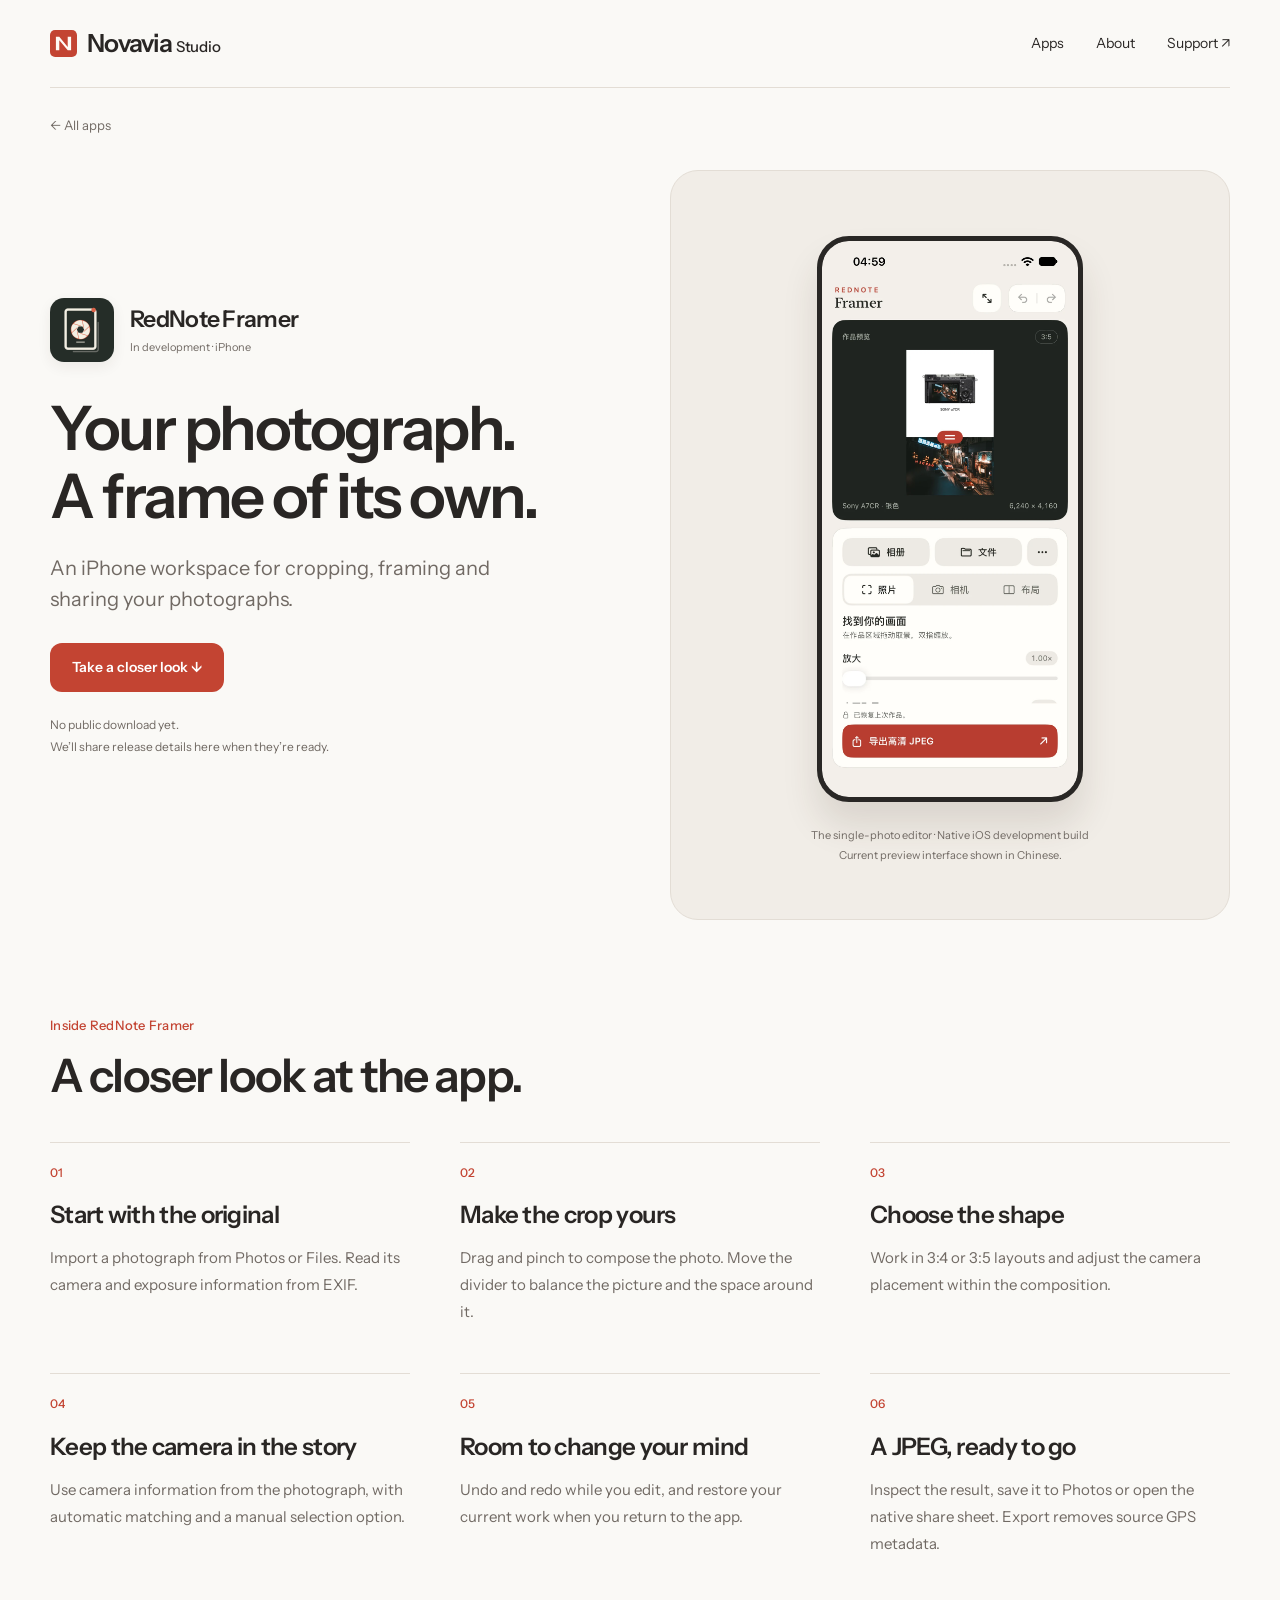
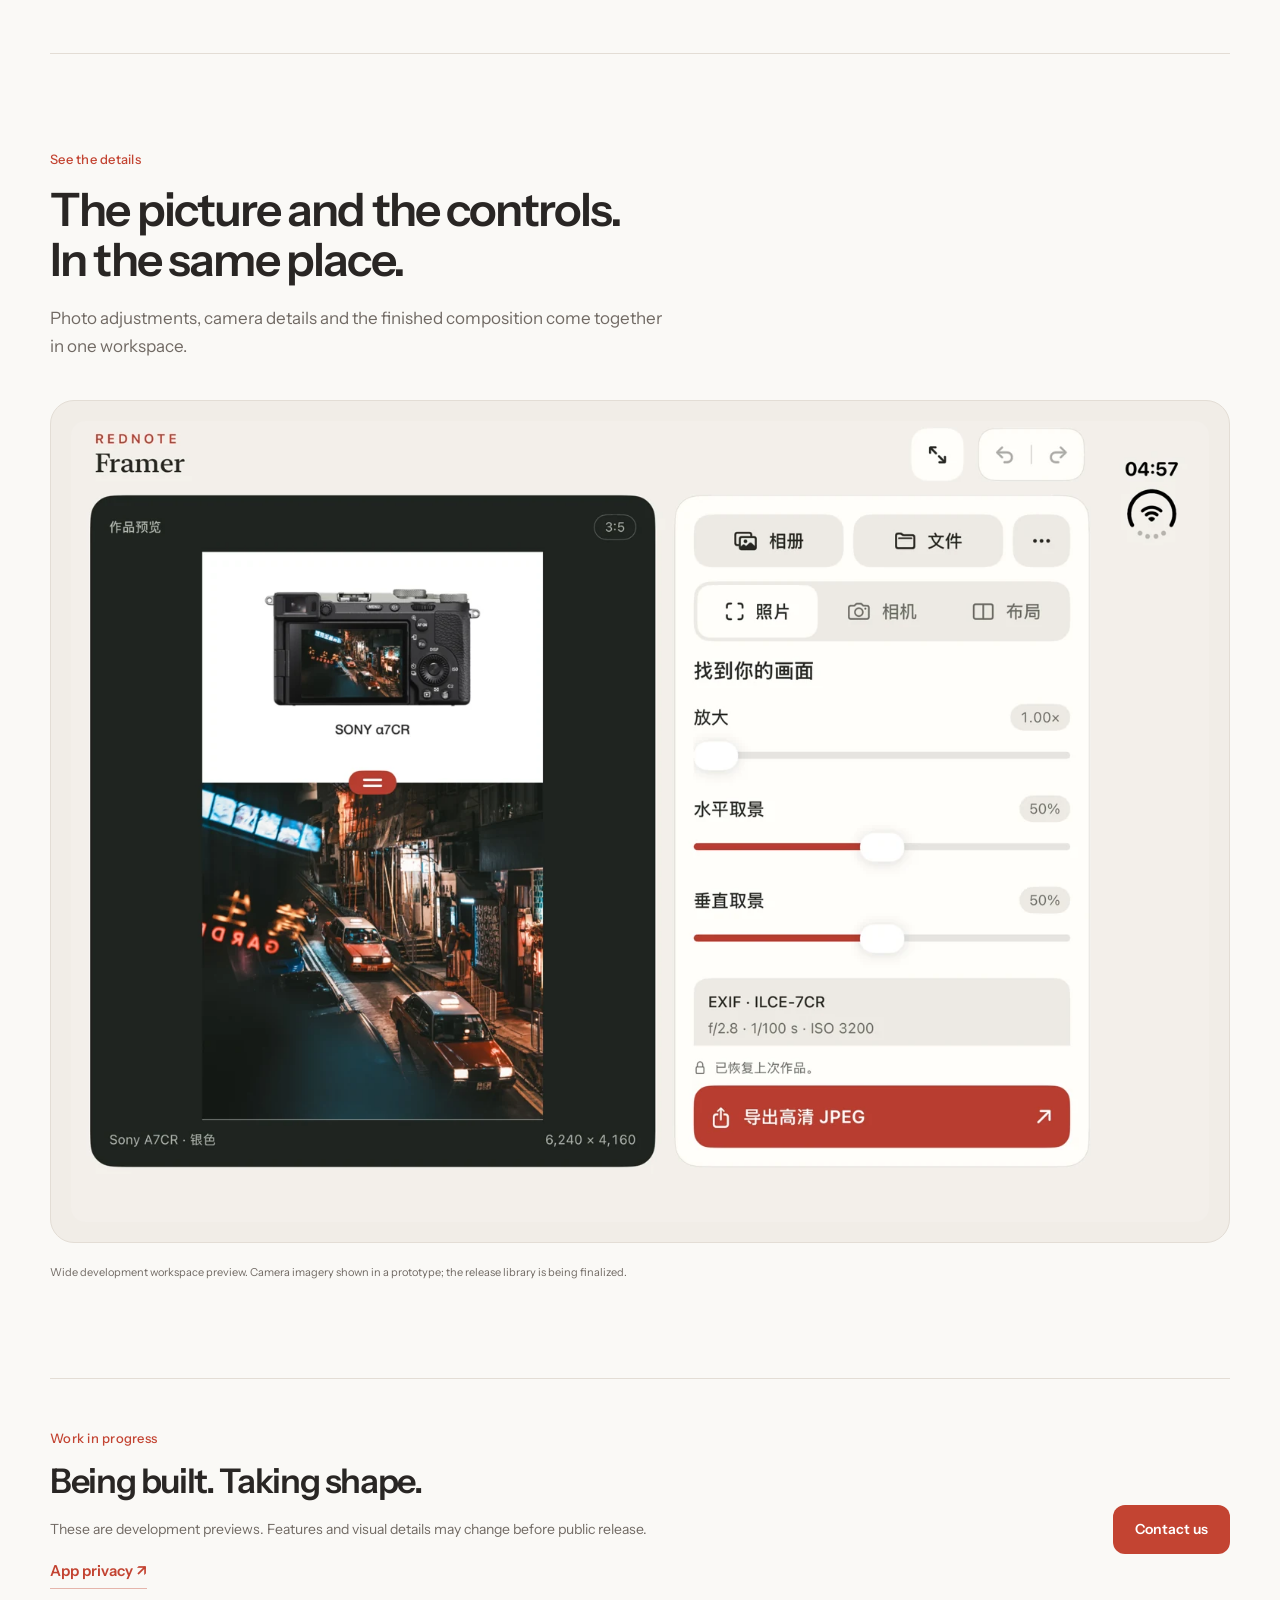
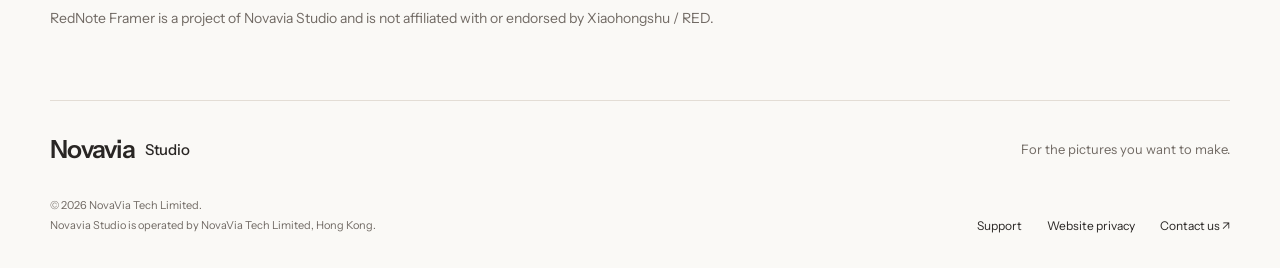
<file: work/rednote-framer/index.html>
<!doctype html>
<html lang="en"><head><meta charset="utf-8"><meta name="viewport" content="width=device-width, initial-scale=1">
<title>RedNote Framer — Novavia Studio</title><meta name="description" content="An iPhone workspace for cropping, framing and sharing your photographs. Explore features and native iOS development previews.">
<meta name="theme-color" content="#faf9f6"><link rel="canonical" href="https://novavia.studio/work/rednote-framer/">
<meta property="og:type" content="website"><meta property="og:title" content="RedNote Framer — Novavia Studio">
<meta property="og:description" content="An iPhone workspace for cropping, framing and sharing your photographs. Explore features and native iOS development previews."><meta property="og:url" content="https://novavia.studio/work/rednote-framer/">
<meta property="og:image" content="https://novavia.studio/assets/framer-icon.png"><meta property="og:site_name" content="Novavia Studio">
<link rel="icon" href="/assets/mark.svg" type="image/svg+xml"><link rel="stylesheet" href="/assets/site.css?v=2d31ace52ca9">
<link rel="preload" href="/assets/fonts/InstrumentSans.ttf" as="font" type="font/ttf" crossorigin>
<script src="/assets/site.js" defer></script></head><body>
<a class="skip-link" href="#main">Skip to content</a>
<header class="header wrap"><a class="brand" href="/" aria-label="Novavia Studio home"><img src="/assets/mark.svg" alt="" width="27" height="27"><span>Novavia <span class="brand-small">Studio</span></span></a><nav aria-label="Main navigation"><a href="/#apps">Apps</a><a href="/#studio">About</a><a href="/support/">Support <span aria-hidden="true">↗</span></a></nav></header>
<main id="main"><section class="product-hero wrap framer"><a class="back-link" href="/#apps">← All apps</a><div class="product-intro"><div class="product-hero-copy"><div class="app-title"><img class="app-icon" src="/assets/framer-icon.webp" alt="" width="1024" height="1024" loading="eager" decoding="async"><div><p class="product-name">RedNote Framer</p><span class="status">In development · iPhone</span></div></div><h1>Your photograph.<br>A frame of its own.</h1><p class="product-deck">An iPhone workspace for cropping, framing and sharing your photographs.</p><a class="button dark" href="#features">Take a closer look ↓</a><p class="availability">No public download yet.<br>We’ll share release details here when they’re ready.</p></div><figure class="product-screen"><a href="/assets/framer-editor.webp" target="_blank" rel="noopener" aria-label="Open full RedNote Framer development screenshot"><div class="device"><img class="" src="/assets/framer-editor.webp" alt="RedNote Framer actual editor showing a framed photograph and crop controls" width="1012" height="2200" loading="eager" decoding="async"></div></a><figcaption>The single-photo editor · Native iOS development build<br>Current preview interface shown in Chinese.</figcaption></figure></div></section><section class="wrap section" id="features"><div class="section-heading"><p class="eyebrow">Inside RedNote Framer</p><h2>A closer look at the app.</h2></div><div class="feature-grid"><article><span class="detail-number">01</span><h3>Start with the original</h3><p>Import a photograph from Photos or Files. Read its camera and exposure information from EXIF.</p></article><article><span class="detail-number">02</span><h3>Make the crop yours</h3><p>Drag and pinch to compose the photo. Move the divider to balance the picture and the space around it.</p></article><article><span class="detail-number">03</span><h3>Choose the shape</h3><p>Work in 3:4 or 3:5 layouts and adjust the camera placement within the composition.</p></article><article><span class="detail-number">04</span><h3>Keep the camera in the story</h3><p>Use camera information from the photograph, with automatic matching and a manual selection option.</p></article><article><span class="detail-number">05</span><h3>Room to change your mind</h3><p>Undo and redo while you edit, and restore your current work when you return to the app.</p></article><article><span class="detail-number">06</span><h3>A JPEG, ready to go</h3><p>Inspect the result, save it to Photos or open the native share sheet. Export removes source GPS metadata.</p></article></div></section><section class="workspace wrap section"><div class="section-heading"><p class="eyebrow">See the details</p><h2>The picture and the controls.<br>In the same place.</h2><p>Photo adjustments, camera details and the finished composition come together in one workspace.</p></div><a class="screenshot-link" href="/assets/framer-workspace.webp" target="_blank" rel="noopener" aria-label="Open full RedNote Framer workspace screenshot"><img class="" src="/assets/framer-workspace.webp" alt="Wide development workspace showing the night photograph, framing preview, crop controls and camera exposure information" width="1500" height="1055" loading="lazy" decoding="async"></a><p class="image-caption">Wide development workspace preview. Camera imagery shown in a prototype; the release library is being finalized.</p></section><section class="product-status wrap"><div><p class="eyebrow">Work in progress</p><h2>Being built. Taking shape.</h2><p>These are development previews. Features and visual details may change before public release.</p><p><a class="text-link" href="/privacy/rednote-framer/">App privacy ↗</a></p><p>RedNote Framer is a project of Novavia Studio and is not affiliated with or endorsed by Xiaohongshu / RED.</p></div><a class="button dark" href="/support/">Contact us</a></section></main>
<footer class="footer wrap"><div class="footer-top"><a class="brand" href="/">Novavia <span class="brand-small">Studio</span></a><p>For the pictures you want to make.</p></div><div class="footer-bottom"><p>© 2026 NovaVia Tech Limited.<br>Novavia Studio is operated by NovaVia Tech Limited, Hong Kong.</p><nav aria-label="Footer navigation"><a href="/support/">Support</a><a href="/privacy/">Website privacy</a><a href="mailto:team@novavia.studio">Contact us ↗</a></nav></div></footer></body></html>
</file>
<file: assets/site.css>
@font-face{font-family:Instrument;src:url('/assets/fonts/InstrumentSans.ttf') format('truetype');font-style:normal;font-weight:400 700;font-display:swap}
:root{--ink:#292624;--muted:#716a64;--paper:#faf9f6;--surface:#f1ede7;--surface-deep:#e9e2da;--accent:#c34432;--accent-hover:#a93627;--accent-soft:#fae9e2;--line:#e3ddd5;--radius:28px}
*{box-sizing:border-box}html{scroll-behavior:smooth;scroll-padding-top:40px}body{margin:0;background:var(--paper);color:var(--ink);font-family:Instrument,-apple-system,BlinkMacSystemFont,sans-serif;font-size:17px;line-height:1.65;-webkit-font-smoothing:antialiased}a{color:inherit;text-decoration:none}a,button{-webkit-tap-highlight-color:transparent}a:focus-visible{outline:3px solid var(--accent);outline-offset:6px;border-radius:4px}img{display:block;max-width:100%;height:auto}p,h1,h2,h3,figure{margin:0}p+p{margin-top:18px}h1,h2,h3{font-weight:600;line-height:1.1;letter-spacing:-.04em}h1{font-size:clamp(48px,5.3vw,72px)}h2{font-size:clamp(35px,3.6vw,50px)}h3{font-size:24px}p{color:var(--muted)}em{font-style:normal}.wrap{width:min(1180px,calc(100% - 96px));margin:auto}.section{padding-top:96px;padding-bottom:96px}
.header{height:88px;display:flex;align-items:center;justify-content:space-between;border-bottom:1px solid var(--line)}.brand{display:flex;align-items:center;gap:10px;font-size:25px;font-weight:600;letter-spacing:-1px;line-height:1}.brand-small{font-size:15px;font-weight:500;margin-left:0;letter-spacing:-.3px;color:var(--ink)}.header nav,.footer nav{display:flex;align-items:center;gap:32px;font-size:14px}.header nav a,.footer nav a{transition:color .2s}.header nav a:hover,.footer nav a:hover{color:var(--accent)}.skip-link{position:absolute;top:-80px;left:20px;z-index:20;background:white;padding:12px}.skip-link:focus{top:10px}
.eyebrow{display:block;font-size:13px;line-height:1.5;font-weight:500;letter-spacing:.02em;color:var(--accent)}.live-dot{display:inline-block;width:6px;height:6px;background:var(--accent);border-radius:50%;margin-right:8px;vertical-align:2px}.button{display:inline-flex;align-items:center;justify-content:center;gap:22px;padding:14px 22px;border-radius:12px;font-size:14px;line-height:1.5;font-weight:600;transition:transform .2s,background .2s}.button:hover{transform:translateY(-2px)}.dark{background:var(--accent);color:#fff}.dark:hover{background:var(--accent-hover)}.text-link{display:inline-flex;align-items:center;gap:18px;font-size:15px;font-weight:600;color:var(--accent);border-bottom:1px solid #c3443260;padding-bottom:4px}.text-link:hover{color:var(--accent-hover);border-color:var(--accent-hover)}
/* Icons use one size variable so they remain square in every context. */
.app-icon{--icon-size:64px;width:var(--icon-size);height:var(--icon-size);aspect-ratio:1/1;object-fit:contain;flex:0 0 auto;border-radius:22%;box-shadow:0 5px 14px #35271b12}
.hero{display:grid;grid-template-columns:minmax(0,.85fr) minmax(0,1.15fr);gap:48px;align-items:center;padding-top:52px;padding-bottom:12px}.hero-content{padding-bottom:8px}.hero h1{font-size:clamp(54px,5.2vw,72px);margin:23px 0 27px;line-height:1.03;letter-spacing:-.05em}.hero h1 span{color:var(--ink)}.hero-deck{font-size:18px;line-height:1.6;margin-bottom:14px;letter-spacing:-.3px}.hero-studio{font-size:13px;margin:0 0 28px;color:var(--muted)}.hero-stage{position:relative;min-width:0;height:610px;border:1px solid var(--line);border-radius:var(--radius);overflow:hidden;background:var(--surface)}.hero-phone{position:absolute;width:192px;padding:5px;background:#292725;border:1px solid #514d47;border-radius:31px;box-shadow:0 22px 34px #3c2c1c24;overflow:hidden}.hero-phone img{border-radius:25px}.phone-coach{left:calc(27% - 96px);top:133px;transform:rotate(-4deg)}.phone-framer{left:calc(73% - 96px);top:133px;transform:rotate(4deg)}.stage-label{position:absolute;display:flex;flex-direction:column;align-items:center;text-align:center;gap:10px;top:28px;z-index:2}.stage-label .app-icon{--icon-size:44px}.stage-label strong{font-size:15px;line-height:1.3;letter-spacing:-.3px;display:block}.stage-label span{font-size:11px;color:var(--muted);display:block;margin-top:2px}.label-coach{left:27%;transform:translateX(-50%)}.label-framer{left:73%;transform:translateX(-50%);white-space:nowrap}.stage-caption{position:absolute;bottom:20px;left:0;width:100%;text-align:center;font-size:10px;color:var(--muted)}
.section-heading{margin-bottom:40px}.section-heading .eyebrow{margin-bottom:15px}.section-heading p:not(.eyebrow){max-width:620px;margin-top:18px;font-size:17px}.apps{padding-top:90px}.app-panel{display:grid;grid-template-columns:minmax(0,1fr) minmax(0,1fr);border:1px solid var(--line);border-radius:var(--radius);overflow:hidden;margin-bottom:28px;background:#fffefb;min-height:660px}.app-copy{padding:55px;align-self:center;min-width:0}.app-title{display:flex;align-items:center;gap:16px;margin-bottom:34px}.app-title h3,.product-name{font-size:23px;font-weight:600;letter-spacing:-.7px;color:var(--ink);line-height:1.25}.status{display:block;font-size:11px;line-height:1.5;margin-top:6px;color:var(--muted)}.app-copy h2{font-size:39px;margin-bottom:24px;letter-spacing:-1.5px}.app-copy>p{font-size:16px;line-height:1.75}.short-features{margin:24px 0 30px;padding:0;list-style:none;color:#5a534d;font-size:13px}.short-features li{padding:10px 0;border-bottom:1px solid var(--line)}.short-features li:before{content:'+';margin-right:12px;color:var(--accent)}
.coach-visual,.framer-visual{min-width:0;background:var(--surface);display:flex;align-items:center;justify-content:center;flex-direction:column}.coach-visual{padding:42px 28px 32px}.reference-stack{position:relative;width:330px;max-width:100%;height:425px}.reference-stack img{position:absolute;width:235px;border:7px solid #fffef9;border-radius:5px;box-shadow:0 16px 30px #3c2c1c20}.reference-back{left:0;top:5px;transform:rotate(-7deg)}.reference-front{right:0;top:62px;transform:rotate(7deg)}.visual-caption{text-align:center;font-size:15px;line-height:1.6;color:var(--ink);font-weight:500}.visual-caption span{font-weight:400;color:var(--muted);font-size:11px}.framer-visual{padding:35px 28px 25px;gap:20px}.device{width:250px;border:5px solid #292725;border-radius:32px;overflow:hidden;background:#292725;box-shadow:0 24px 35px #3c2c1c20}.device img{width:100%;border-radius:26px}.release-notice{font-size:12px;line-height:1.8;max-width:790px;text-align:center;margin:28px auto 0}
.detail-band{padding:60px 0;background:var(--surface);border-top:1px solid var(--line);border-bottom:1px solid var(--line)}.detail-trio{display:grid;grid-template-columns:repeat(3,minmax(0,1fr));gap:55px;margin-top:32px}.detail-number{display:block;color:var(--accent);font-size:12px;margin-bottom:18px;font-weight:500}.detail-trio h3{font-size:23px;line-height:1.3;letter-spacing:-.6px;max-width:280px;margin-bottom:12px}.detail-trio p{font-size:14px;line-height:1.8}.studio .eyebrow{margin-bottom:30px}.studio-grid{display:grid;grid-template-columns:1fr 1fr;gap:90px}.large-copy{font-size:25px;line-height:1.45;color:var(--ink);letter-spacing:-.6px}.studio .text-link{margin-top:27px}.contact{padding:42px 0 60px;border-top:1px solid var(--line);display:flex;align-items:center;justify-content:space-between;gap:40px}.contact h2{font-size:32px;margin:14px 0}.contact p:not(.eyebrow){font-size:15px}.footer{border-top:1px solid var(--line);padding-top:36px;padding-bottom:32px}.footer-top,.footer-bottom{display:flex;align-items:center;justify-content:space-between;gap:30px}.footer-top{margin-bottom:34px}.footer-top>p{font-size:13px}.footer-bottom{align-items:end}.footer-bottom>p{font-size:11px;line-height:1.8}.footer nav{font-size:12px;gap:25px}
.back-link{display:inline-block;font-size:13px;color:var(--muted);margin:27px 0 34px}.back-link:hover{color:var(--accent)}.product-intro{display:grid;grid-template-columns:minmax(0,1fr) minmax(0,1fr);gap:60px;align-items:center;min-height:750px}.product-hero-copy{padding-bottom:35px}.product-hero-copy .app-title{margin-bottom:32px}.product-hero h1{font-size:clamp(48px,4.8vw,64px);margin-bottom:24px}.product-deck{font-size:20px;max-width:450px;line-height:1.55;margin-bottom:28px}.availability{font-size:12px;line-height:1.8;margin-top:22px}.product-screen{border:1px solid var(--line);border-radius:var(--radius);background:var(--surface);display:flex;align-items:center;flex-direction:column;justify-content:center;padding:35px 25px 24px;align-self:stretch}.product-screen .device{width:266px}.product-screen figcaption{margin-top:24px;font-size:11px;line-height:1.8;text-align:center;color:var(--muted)}
.feature-grid{display:grid;grid-template-columns:repeat(3,minmax(0,1fr));gap:48px 50px}.feature-grid article{padding-top:20px;border-top:1px solid var(--line)}.feature-grid h3{font-size:24px;margin-bottom:14px;line-height:1.25;letter-spacing:-.7px}.feature-grid p{font-size:15px;line-height:1.8}.reference-section,.workspace{border-top:1px solid var(--line)}.reference-grid{display:grid;grid-template-columns:repeat(3,minmax(0,1fr));gap:24px}.reference-grid img{border-radius:18px}.reference-grid figcaption{font-size:12px;margin-top:14px}.image-caption{font-size:11px;line-height:1.8;margin-top:20px;color:var(--muted)}.screenshot-link{display:block;background:var(--surface);border:1px solid var(--line);padding:20px;border-radius:24px;transition:transform .2s}.screenshot-link:hover{transform:translateY(-3px)}.screenshot-link img{border-radius:14px}.product-status{border-top:1px solid var(--line);padding:50px 0 70px;display:flex;align-items:center;justify-content:space-between;gap:65px}.product-status>div{max-width:740px}.product-status .eyebrow{margin-bottom:14px}.product-status h2{font-size:34px;margin-bottom:18px}.product-status p:not(.eyebrow){font-size:14px}.product-status .button{flex-shrink:0}
.document{padding-top:10px;padding-bottom:90px}.document>.eyebrow{margin:15px 0 28px}.document>h1{font-size:clamp(43px,5.5vw,68px);margin:24px 0 60px}.document-grid{display:grid;grid-template-columns:1.5fr 1fr;gap:90px}.document h2{font-size:28px;margin:34px 0 18px}.document p{font-size:16px}.document .contact-email{display:inline-block;font-size:clamp(20px,3vw,29px);color:var(--accent);border-bottom:1px solid currentColor;margin:15px 0 28px;overflow-wrap:anywhere}.contact-aside{background:var(--surface);border:1px solid var(--line);border-radius:24px;padding:30px;height:fit-content}.legal-name{margin-top:40px}.prose{max-width:740px}.prose .large-copy{font-size:24px}.prose a{color:var(--accent);text-decoration:underline}.document>.button{margin-top:24px}.prose h2{margin-top:42px}
@media(max-width:1100px){.wrap{width:calc(100% - 64px)}.hero{gap:28px}.hero h1{font-size:56px}.hero-deck{font-size:16px}.hero-stage{height:570px}.hero-phone{width:174px;border-radius:28px}.hero-phone img{border-radius:22px}.phone-coach{left:calc(27% - 87px)}.phone-framer{left:calc(73% - 87px)}.stage-label strong{font-size:13px}.stage-label .app-icon{--icon-size:42px}.stage-caption{font-size:9px}.app-copy{padding:42px 35px}.app-copy h2{font-size:34px}.reference-stack{width:290px;height:385px}.reference-stack img{width:215px}.studio-grid{gap:50px}.product-intro{gap:35px}.product-hero h1{font-size:56px}.feature-grid{gap:40px 34px}.document-grid{gap:50px}.product-status{gap:35px}}
@media(max-width:850px){.hero{gap:24px;grid-template-columns:minmax(0,.8fr) minmax(0,1.2fr)}.hero h1{font-size:49px}.hero-deck br{display:none}.hero-deck{max-width:290px}.hero-studio{max-width:230px}.hero-phone{width:155px;padding:4px;border-radius:25px}.hero-phone img{border-radius:20px}.phone-coach{left:calc(28% - 77.5px)}.phone-framer{left:calc(72% - 77.5px)}.hero-stage{height:525px}.stage-label .app-icon{--icon-size:38px}.stage-label strong{font-size:12px}.stage-label span{font-size:10px}.hero .button{padding:13px 18px;gap:18px}}
@media(max-width:760px){.wrap{width:calc(100% - 40px)}body{font-size:16px}.header{height:76px}.brand{font-size:23px;gap:8px}.brand>img{width:25px;height:25px}.brand-small{font-size:14px;margin-left:0}.header nav{font-size:12px;gap:20px}.header nav a:nth-child(2){display:none}.hero{display:block;text-align:center;padding-top:38px;padding-bottom:0}.hero-content{padding-bottom:0}.hero h1{font-size:50px;margin:19px 0 23px;letter-spacing:-2.3px;line-height:1.04}.hero h1 br{display:block}.hero-deck{font-size:16px;max-width:345px;margin:0 auto 12px;line-height:1.65}.hero-deck br{display:block}.hero-studio{max-width:none;font-size:12px;margin:0 auto 25px}.hero .button{padding:13px 20px}.hero-stage{height:530px;margin-top:32px;border-radius:24px}.hero-phone{width:180px;border-radius:28px;padding:4px;top:125px}.hero-phone img{border-radius:23px}.phone-coach{left:calc(29% - 90px);transform:rotate(-4deg)}.phone-framer{left:calc(71% - 90px);transform:rotate(4deg)}.stage-label{gap:8px;top:24px}.label-coach{left:27%}.label-framer{left:73%}.stage-label .app-icon{--icon-size:40px}.stage-label strong{font-size:13px}.stage-label span{font-size:10px}.stage-caption{font-size:9px;bottom:17px;background:var(--surface);padding:4px}.section{padding-top:65px;padding-bottom:65px}.section-heading{margin-bottom:30px}.section-heading h2{font-size:36px}.section-heading p:not(.eyebrow){font-size:16px;margin-top:16px}.eyebrow{font-size:12px}.app-panel{grid-template-columns:minmax(0,1fr);min-height:0;border-radius:24px;margin-bottom:24px}.app-copy{padding:32px 27px 38px}.app-title{gap:13px;margin-bottom:28px}.app-icon{--icon-size:54px}.app-title h3,.product-name{font-size:22px}.app-copy h2{font-size:33px;letter-spacing:-1.2px}.app-copy>p{font-size:16px}.short-features{font-size:13px;margin-top:22px}.coach-visual{padding:28px 25px}.reference-stack{height:380px;width:290px}.reference-stack img{width:215px}.framer-visual{grid-row:2;padding-top:30px}.framer-visual .device{width:240px}.release-notice{font-size:11px;text-align:left;margin-top:24px}.detail-band{padding:40px 0}.detail-trio{grid-template-columns:minmax(0,1fr);gap:28px;margin-top:28px}.detail-trio>div{display:grid;grid-template-columns:30px minmax(0,1fr);column-gap:15px}.detail-trio .detail-number{grid-row:1 / 3;margin-top:4px}.detail-trio h3{max-width:none;font-size:21px;margin-bottom:9px}.detail-trio p{font-size:14px}.studio-grid{grid-template-columns:minmax(0,1fr);gap:25px}.studio-grid h2{font-size:38px}.large-copy{font-size:23px}.contact{flex-direction:column;align-items:flex-start;padding:32px 0 45px;gap:24px}.contact h2{font-size:30px}.footer{padding-top:28px;padding-bottom:28px}.footer-top,.footer-bottom{flex-direction:column;align-items:flex-start;gap:18px}.footer-top{margin-bottom:24px}.footer nav{font-size:12px;gap:24px}.footer-bottom p{font-size:10px}.back-link{margin:24px 0 32px}.product-intro{grid-template-columns:minmax(0,1fr);gap:0;min-height:0}.product-hero-copy{padding-bottom:32px}.product-hero h1{font-size:48px;letter-spacing:-2px}.product-deck{font-size:19px}.product-hero .app-title{margin-bottom:27px}.product-screen{padding:28px 20px 22px;border-radius:24px}.product-screen .device{width:240px}.product-screen figcaption{font-size:10px;margin-top:22px}.feature-grid{grid-template-columns:repeat(2,minmax(0,1fr));gap:32px 25px}.feature-grid h3{font-size:21px}.feature-grid p{font-size:14px}.feature-grid .detail-number{margin-bottom:15px}.reference-grid{grid-template-columns:minmax(0,1fr);gap:32px}.reference-grid figure{max-width:420px;margin:auto}.reference-grid img{border-radius:15px}.screenshot-link{padding:8px;border-radius:12px}.screenshot-link img{border-radius:7px}.product-status{flex-direction:column;align-items:flex-start;padding:38px 0 50px;gap:26px}.product-status h2{font-size:32px}.document-grid{grid-template-columns:minmax(0,1fr);gap:38px}.document>h1{font-size:43px;margin-bottom:38px}.document h2{font-size:26px}.document{padding-bottom:60px}.prose .large-copy{font-size:22px}}
@media(max-width:380px){.header nav{gap:16px}.brand{font-size:21px;gap:6px}.brand-small{font-size:13px}.hero h1{font-size:44px}.hero-deck{font-size:15px}.hero-phone{width:157px;border-radius:25px}.hero-phone img{border-radius:20px}.phone-coach{left:calc(28% - 78.5px)}.phone-framer{left:calc(72% - 78.5px)}.hero-stage{height:490px}.stage-label strong{font-size:12px}.stage-label .app-icon{--icon-size:36px}.app-copy{padding-left:22px;padding-right:22px}.app-copy h2{font-size:31px}.feature-grid{grid-template-columns:minmax(0,1fr)}}
@media(prefers-reduced-motion:reduce){html{scroll-behavior:auto}*,*:before,*:after{transition:none!important;animation:none!important}}
</file>
